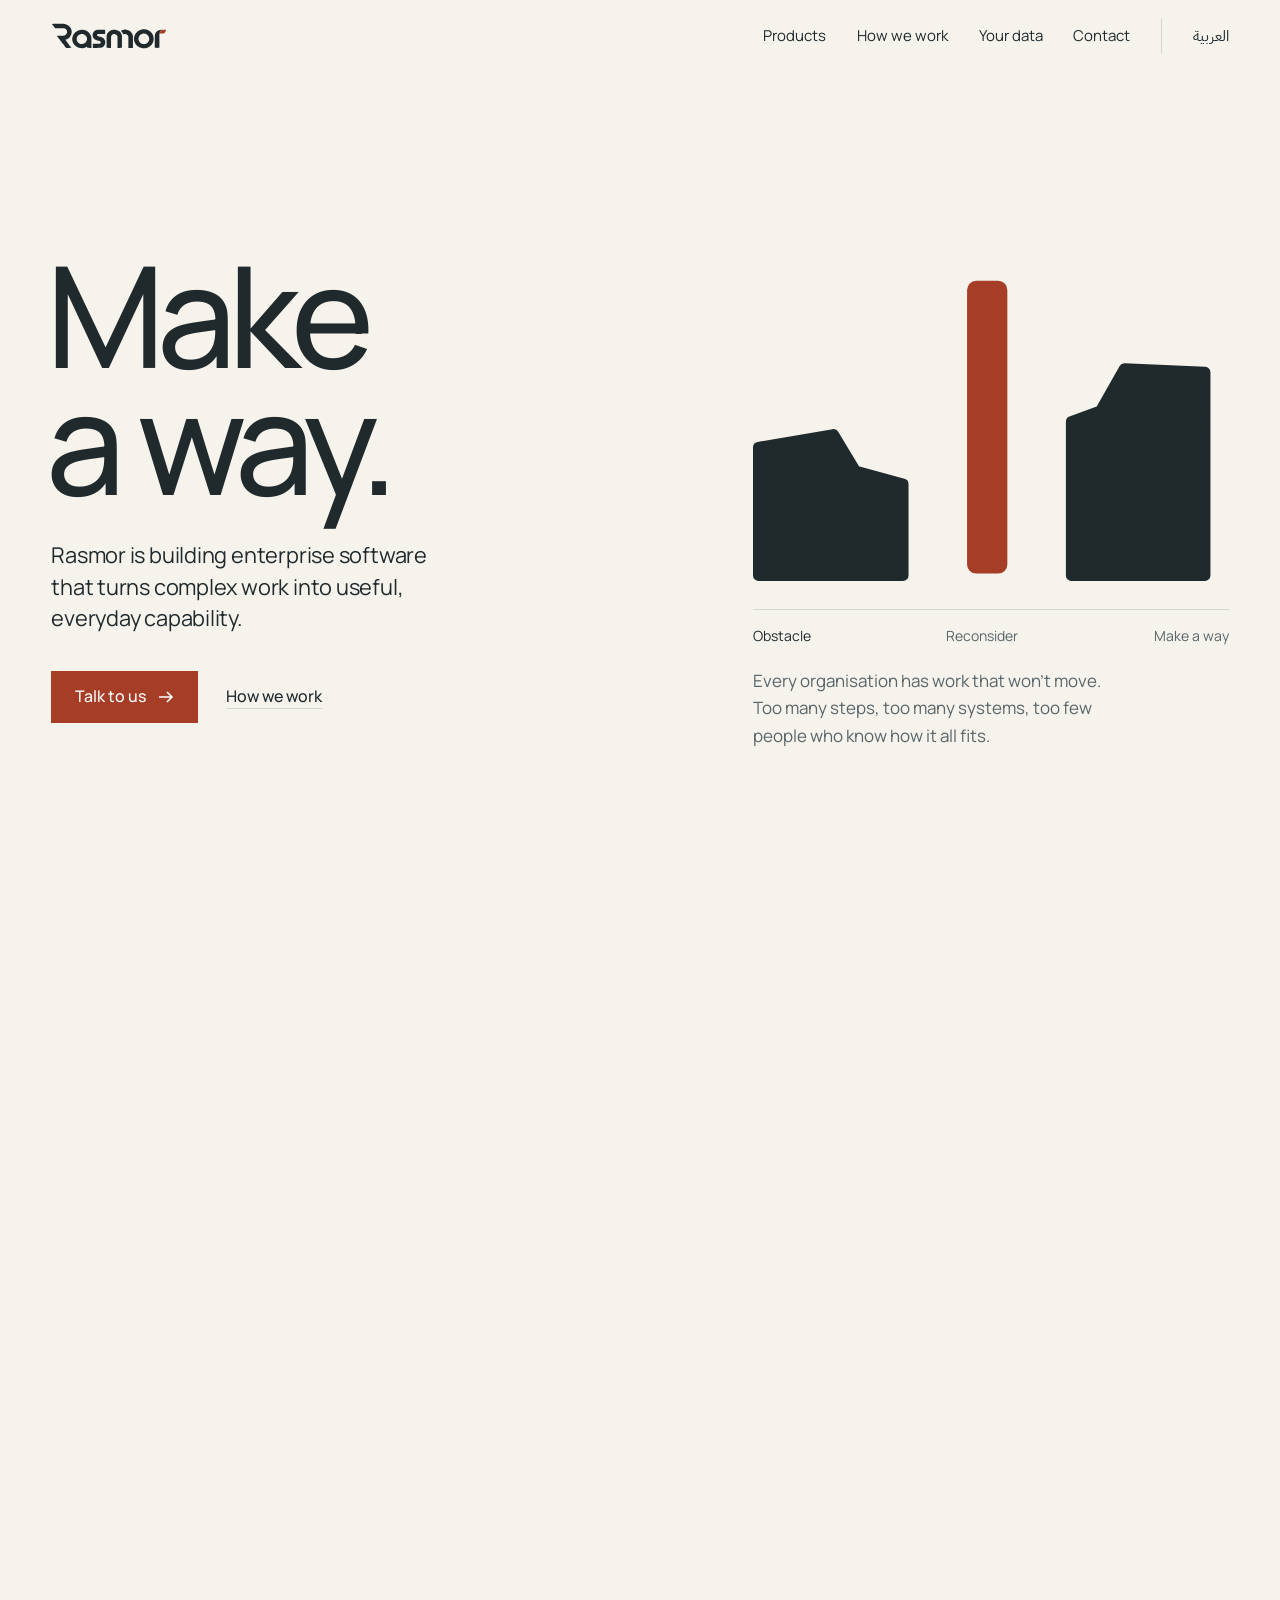
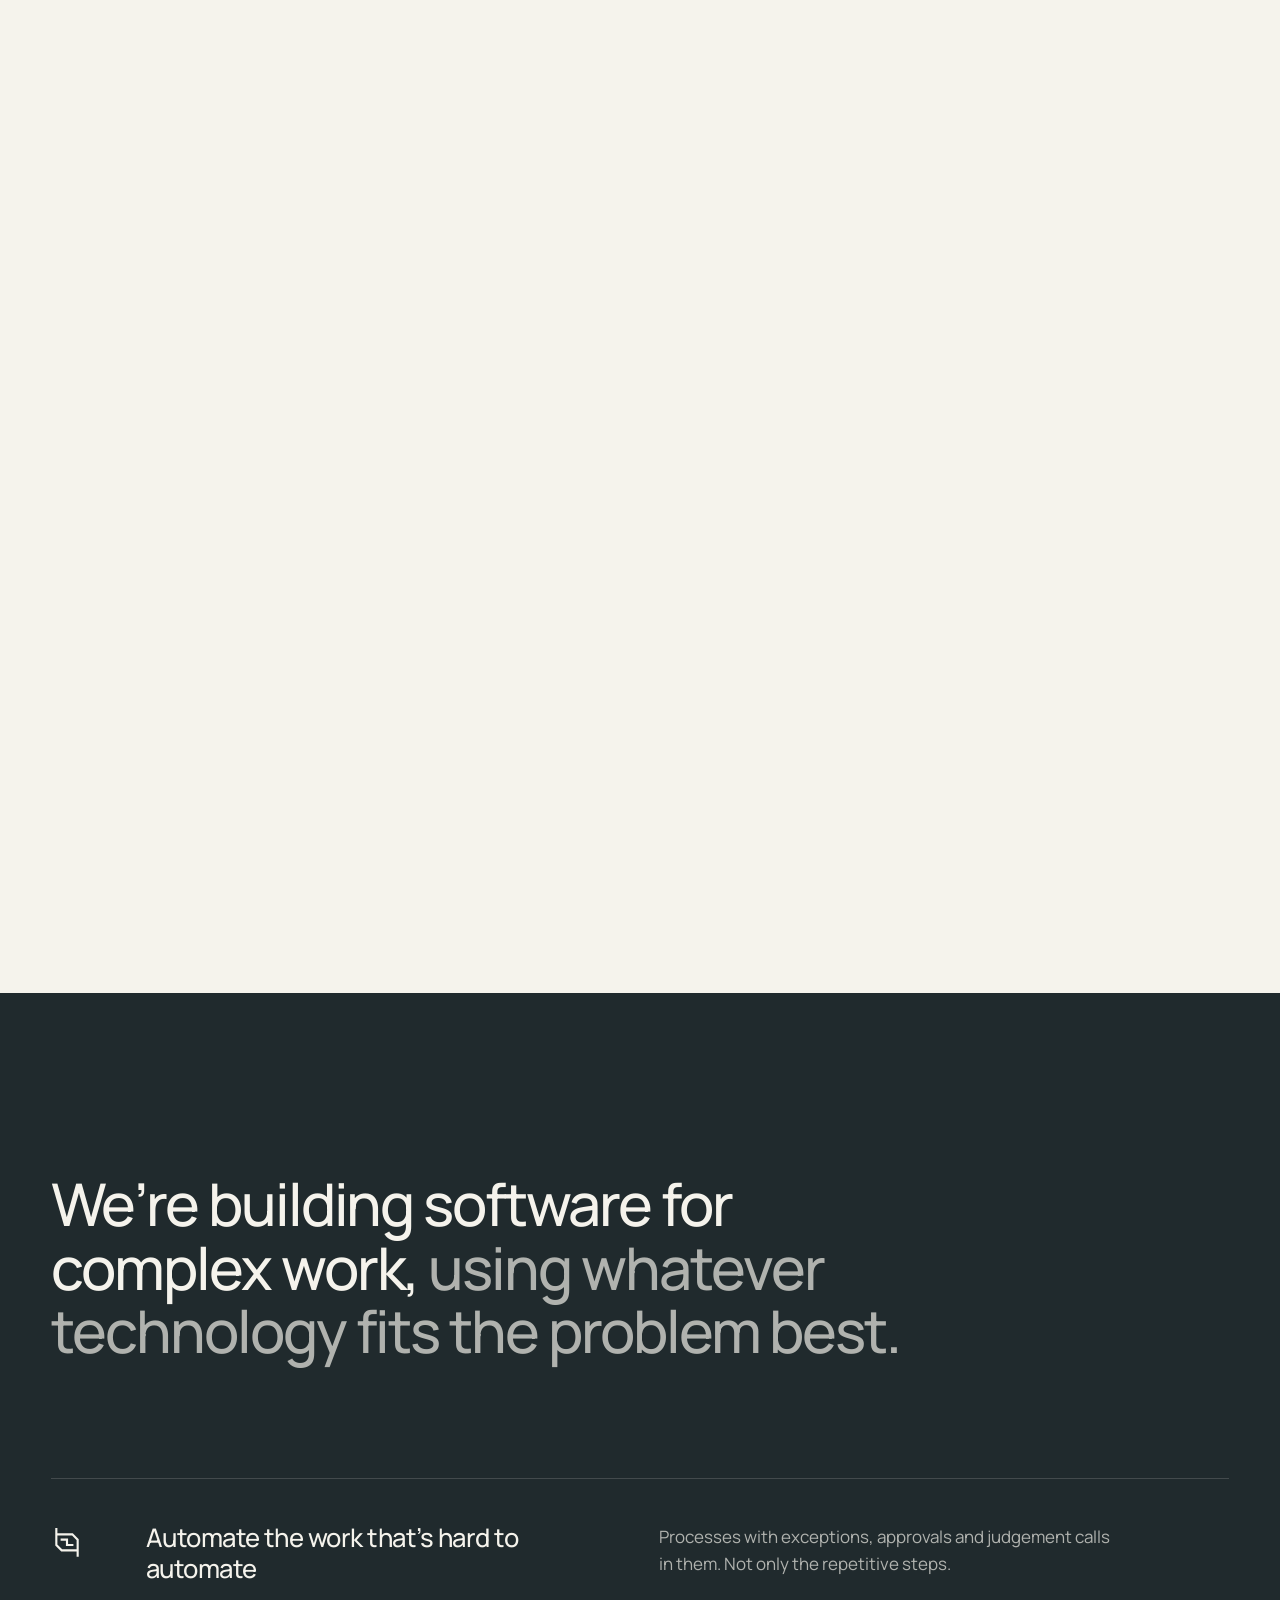
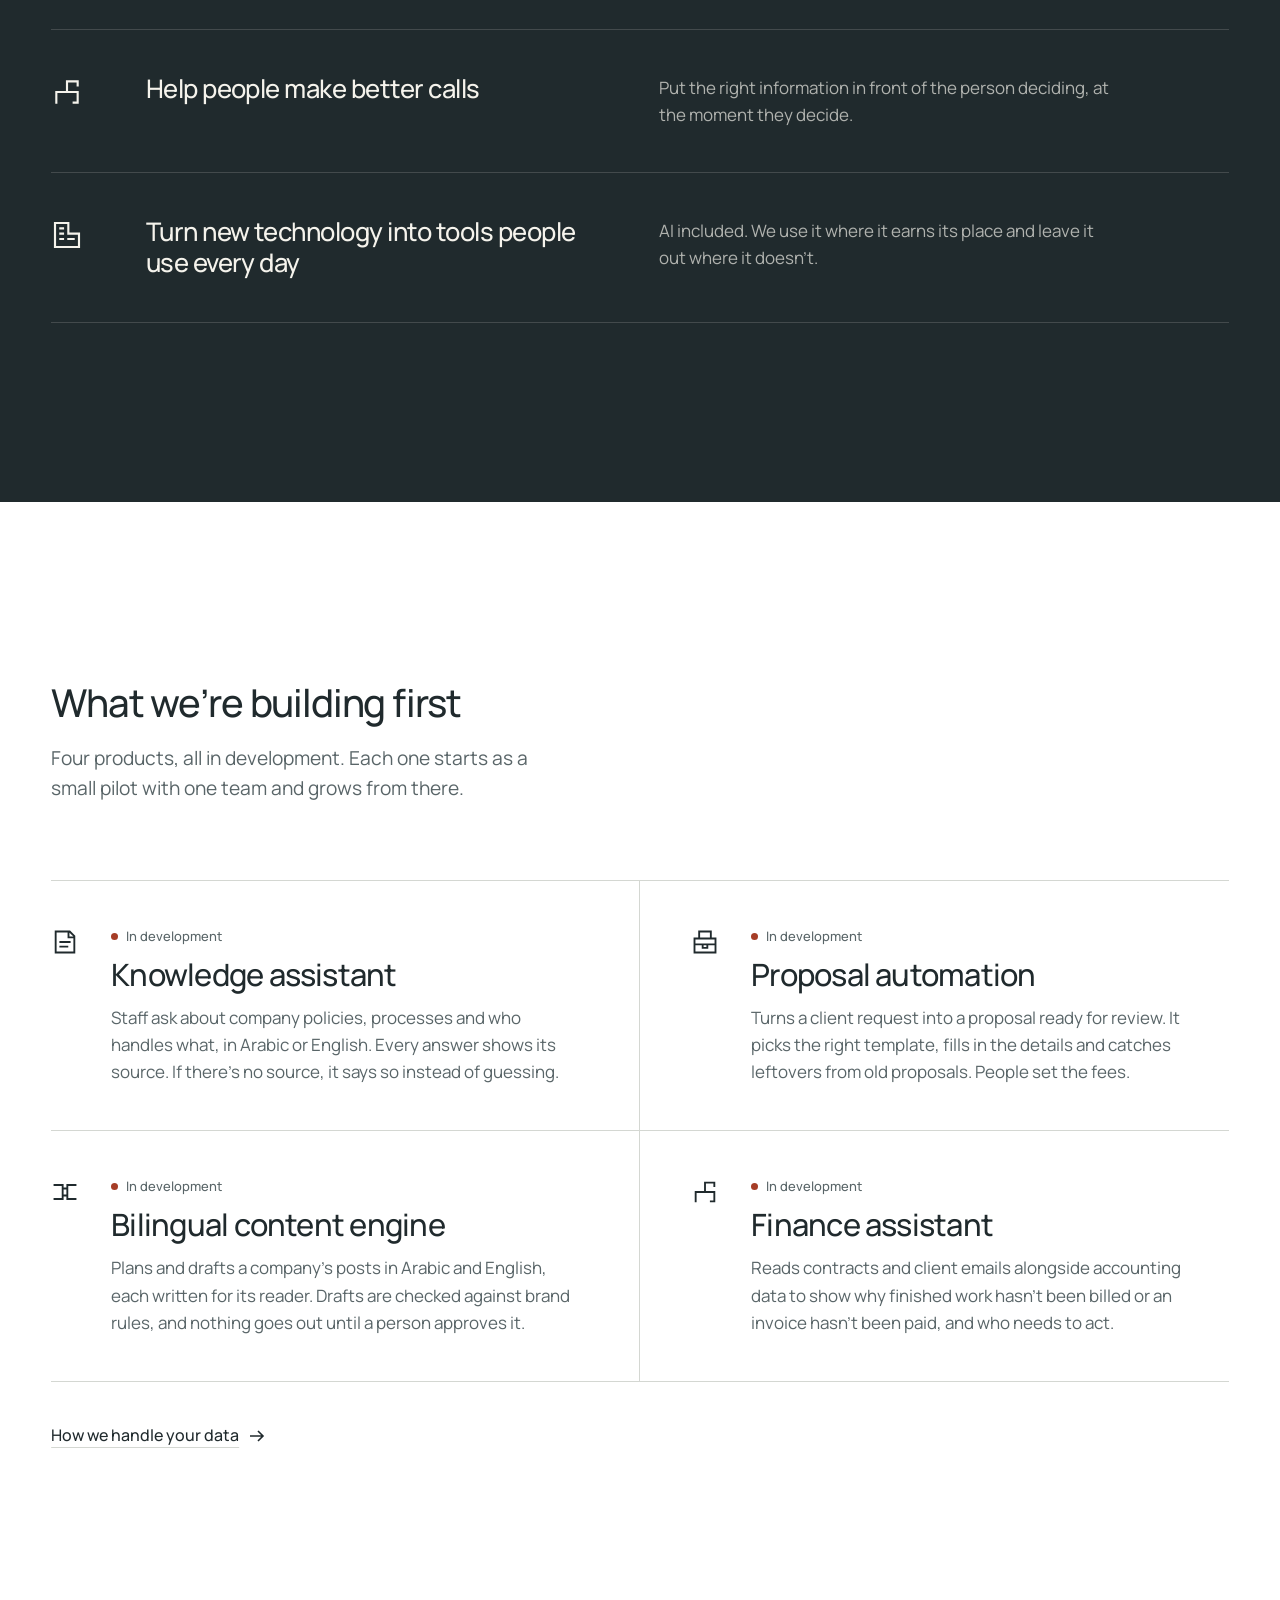
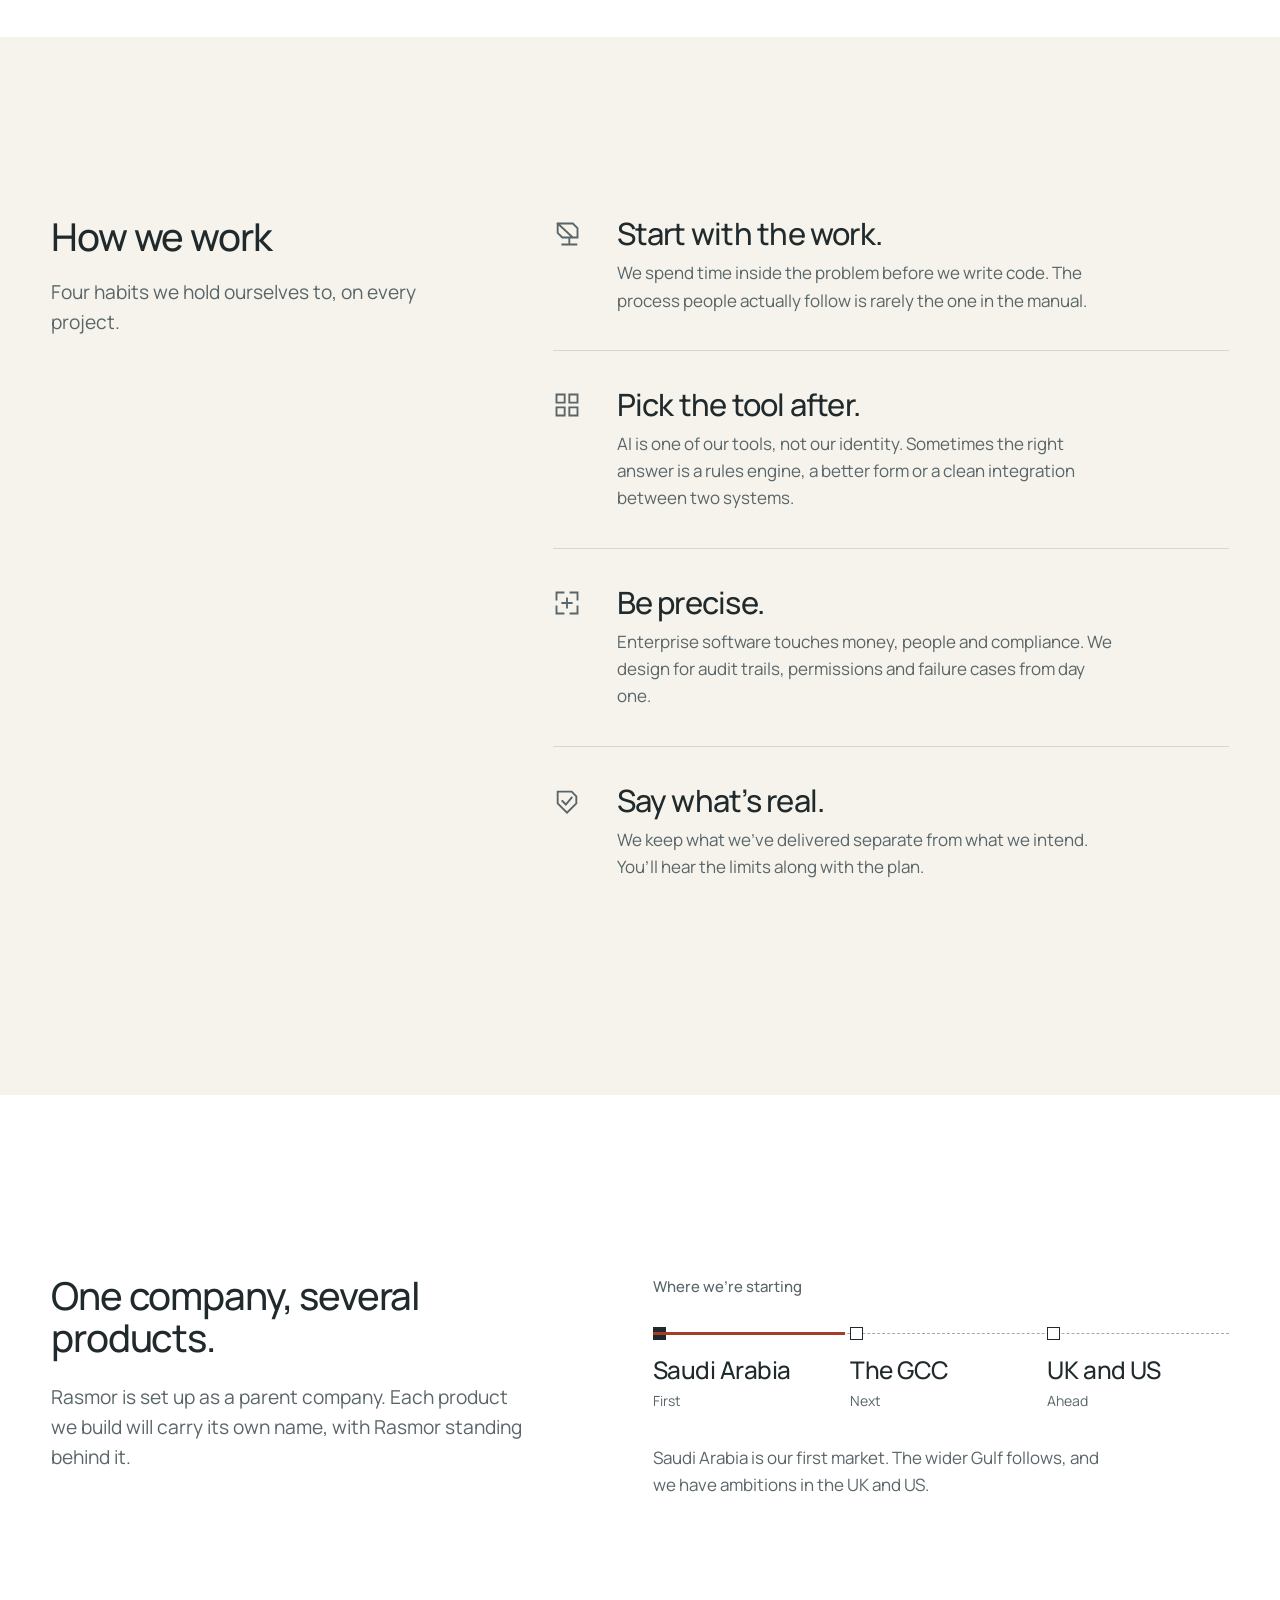
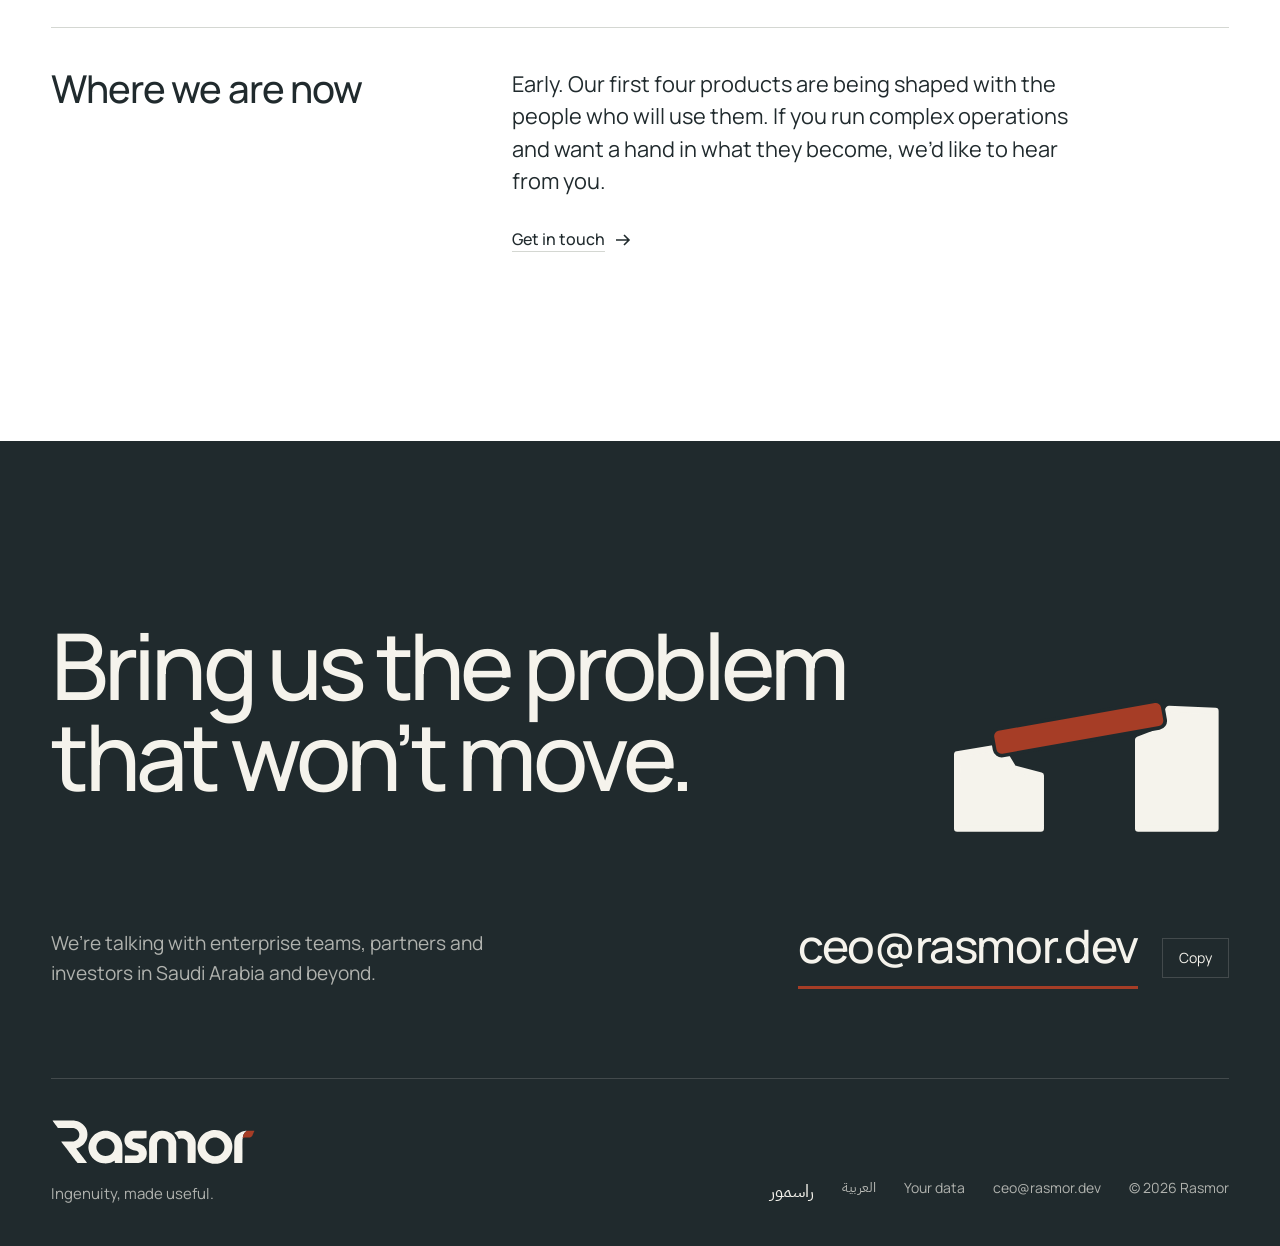
<file: index.html>
<!doctype html>
<html lang="en" dir="ltr">
<head>
  <meta charset="utf-8">
  <meta name="viewport" content="width=device-width, initial-scale=1">
  <title>Rasmor | Make a way.</title>
  <meta name="description" content="Rasmor is building enterprise software that turns complex work into useful, everyday capability. Starting in Saudi Arabia.">
  <link rel="canonical" href="https://rasmor.dev/">
  <link rel="alternate" hreflang="en" href="https://rasmor.dev/">
  <link rel="alternate" hreflang="ar" href="https://rasmor.dev/ar/">
  <link rel="alternate" hreflang="x-default" href="https://rasmor.dev/">
  <meta name="theme-color" content="#F5F3EC">
  <link rel="icon" href="/favicon.svg" type="image/svg+xml">
  <link rel="icon" href="/favicon-32.png" sizes="32x32" type="image/png">
  <link rel="apple-touch-icon" href="/apple-touch-icon.png">
  <meta property="og:type" content="website">
  <meta property="og:site_name" content="Rasmor">
  <meta property="og:title" content="Rasmor | Make a way.">
  <meta property="og:description" content="Enterprise software that turns complex work into useful, everyday capability.">
  <meta property="og:url" content="https://rasmor.dev/">
  <meta property="og:image" content="https://rasmor.dev/og.png">
  <meta property="og:image:width" content="1200">
  <meta property="og:image:height" content="630">
  <meta property="og:locale" content="en_GB">
  <meta property="og:locale:alternate" content="ar_SA">
  <meta name="twitter:card" content="summary_large_image">
  <link rel="preload" href="/assets/fonts/manrope.woff" as="font" type="font/woff" crossorigin>
  <link rel="stylesheet" href="/assets/css/site.css">
  <script>
    if (!matchMedia('(prefers-reduced-motion: reduce)').matches) document.documentElement.classList.add('js-story');
  </script>
  <script src="/assets/js/site.js" defer></script>
  <script type="application/ld+json">
    {"@context":"https://schema.org","@type":"Organization","name":"Rasmor","alternateName":"راسمور","url":"https://rasmor.dev/","logo":"https://rasmor.dev/apple-touch-icon.png","email":"ceo@rasmor.dev","slogan":"Make a way."}
  </script>
</head>
<body>
  <svg width="0" height="0" style="position:absolute" aria-hidden="true"><symbol id="wm" viewBox="0 0 850 192"><g transform="scale(.25)"><path fill="currentColor" fill-rule="evenodd" d="M 40 25.953 L 27.500 26.500 27.555 29 C 27.612 31.559, 31.097 36.459, 65.546 82.422 C 75.471 95.665, 89.781 115.331, 97.347 126.124 C 104.913 136.917, 112.241 146.817, 113.632 148.124 L 116.162 150.500 239.570 150.620 C 307.445 150.686, 366.603 151.056, 371.033 151.442 C 393.749 153.424, 421.005 166.694, 438.053 184.072 C 467.560 214.150, 477.721 254.992, 465.461 294.230 C 454.543 329.171, 423.606 359.192, 388 369.398 C 370.747 374.344, 369.675 374.389, 268.232 374.501 C 159.337 374.622, 166.830 373.975, 172.981 382.724 C 178.904 391.148, 197.072 415.132, 206.901 427.500 C 212.145 434.100, 221.431 446.025, 227.535 454 C 237.074 466.462, 252.738 486.712, 278.202 519.500 C 281.620 523.900, 289.577 534.250, 295.886 542.500 C 302.194 550.750, 313.898 566.050, 321.894 576.500 C 329.890 586.950, 346.716 609.161, 359.285 625.857 C 371.854 642.553, 386.068 661.228, 390.873 667.357 C 395.678 673.486, 407.507 689.093, 417.160 702.040 C 426.814 714.987, 436.165 726.802, 437.940 728.296 L 441.168 731.012 519.320 730.756 C 591.950 730.518, 597.496 730.380, 597.800 728.801 C 598.089 727.298, 569.228 687.712, 553.171 667.588 C 550.123 663.767, 536.160 645.535, 522.142 627.071 C 508.124 608.607, 492.356 587.875, 487.102 581 C 481.849 574.125, 470.339 558.994, 461.525 547.376 C 452.711 535.758, 439.742 518.684, 432.706 509.435 C 424.199 498.254, 420.010 491.927, 420.206 490.559 C 420.506 488.461, 424.269 486.891, 439.500 482.507 C 483.176 469.936, 528.589 438.020, 557.422 399.632 C 580.799 368.509, 592.533 341.958, 601.454 300 C 611.161 254.348, 603.058 196.677, 580.986 154.319 C 543.410 82.209, 476.944 37.310, 392.500 26.994 C 377.167 25.121, 369.747 25.047, 214.500 25.222 C 125.400 25.323, 46.875 25.652, 40 25.953 M 2700 181.661 C 2651.967 186.346, 2606.307 201.513, 2568.212 225.437 C 2521.182 254.973, 2479.304 302.297, 2457.814 350.193 C 2446.964 374.376, 2438.135 404.445, 2434.839 428.435 C 2432.421 446.032, 2431.798 485.953, 2433.769 497 C 2434.407 500.575, 2435.402 506.650, 2435.980 510.500 C 2440.023 537.448, 2454.409 576.270, 2470.351 603.254 C 2485.422 628.766, 2512.819 660.651, 2534.527 677.944 C 2577.859 712.462, 2624.798 733.003, 2679 741.166 C 2701.794 744.598, 2746.100 744.590, 2766 741.149 C 2819.988 731.814, 2858.520 715.617, 2900 684.824 C 2978.546 626.514, 3021.778 525.866, 3009.671 429.500 C 3005.101 393.125, 2991.745 352.839, 2974.500 323.416 C 2922.947 235.455, 2825.555 180.328, 2723.181 181.160 C 2712.356 181.248, 2701.925 181.474, 2700 181.661 M 2155 193.981 C 2151.975 194.420, 2145.687 195.279, 2141.026 195.889 C 2116.560 199.096, 2090.201 207.265, 2064.203 219.698 C 2045.683 228.554, 2045.527 228.984, 2057.250 238.828 C 2082.507 260.035, 2101.883 287.532, 2114.501 320.075 C 2116.511 325.259, 2119.015 330.382, 2120.065 331.460 C 2122.214 333.665, 2121.900 333.723, 2138.500 328.019 C 2194.945 308.623, 2255.341 340.072, 2267.750 395.322 C 2269.203 401.794, 2269.334 418.544, 2269.076 565.574 C 2268.811 717.043, 2268.910 728.767, 2270.467 730.324 C 2272.741 732.598, 2399.979 732.936, 2401.857 730.672 C 2403.375 728.843, 2403.649 399.793, 2402.142 388.912 C 2399.332 368.633, 2396.547 356.705, 2390.068 337.204 C 2365.133 262.152, 2292.312 205.706, 2207 195.305 C 2192.657 193.556, 2163.114 192.804, 2155 193.981 M 1829 195.503 C 1761.335 202.317, 1700.144 236.417, 1665.159 286.807 C 1654.391 302.316, 1640.387 334.053, 1635.377 354.305 C 1629.127 379.562, 1628.996 384.121, 1629.332 564.348 C 1629.579 696.944, 1629.884 728.155, 1630.941 729.429 C 1632.815 731.687, 1755.478 731.833, 1758.559 729.581 C 1760.463 728.189, 1760.511 725.019, 1761.053 564.331 C 1761.652 386.757, 1761.377 395.271, 1766.975 381 C 1775.622 358.952, 1790.182 342.880, 1810.950 332.457 C 1864.155 305.755, 1928.462 333.655, 1945.889 391 L 1948.472 399.500 1948.986 564.287 C 1949.438 709.300, 1949.680 729.187, 1951 730.021 C 1951.903 730.592, 1977.247 730.975, 2014.679 730.985 C 2070.371 730.998, 2077.024 730.833, 2078.458 729.399 C 2079.916 727.941, 2080.028 712.327, 2079.714 554.149 L 2079.369 380.500 2076.793 367.972 C 2066.221 316.561, 2039.573 272.878, 2001.511 244.567 C 1951.872 207.644, 1888.218 189.540, 1829 195.503 M 883.500 196.092 C 865.508 197.553, 837.139 203.393, 818.500 209.473 C 731.272 237.926, 663.867 304.688, 634.858 391.361 C 623.754 424.538, 618.015 470.973, 621.987 495.500 C 622.521 498.800, 623.624 506.225, 624.437 512 C 630.791 557.123, 650.830 600.577, 682.542 638 C 730.008 694.015, 793.411 727.913, 867.199 736.725 C 897.838 740.384, 937.789 738.608, 963.483 732.445 C 991.703 725.676, 1026.075 711.694, 1046.222 698.789 C 1050.470 696.069, 1054.745 693.995, 1055.722 694.181 C 1057.756 694.568, 1058.661 701.457, 1058.876 718.179 C 1058.970 725.520, 1059.379 728.237, 1060.571 729.429 C 1062.828 731.685, 1180.481 731.831, 1183.559 729.581 C 1185.461 728.190, 1185.505 725.476, 1185.772 592.831 C 1186.099 429.970, 1186.408 435.574, 1174.531 389.500 C 1150.491 296.245, 1072.557 224.331, 972 202.614 C 938.510 195.382, 914.258 193.594, 883.500 196.092 M 1363.500 196.702 C 1333.962 200.660, 1306.032 210.364, 1285.500 223.800 C 1275.812 230.140, 1254.832 251.417, 1247.339 262.500 C 1197.299 336.521, 1215.364 434.345, 1288 482.680 C 1306.180 494.777, 1331.481 506.008, 1357.500 513.530 C 1362.450 514.960, 1371.900 517.732, 1378.500 519.689 C 1385.100 521.646, 1391.850 523.593, 1393.500 524.017 C 1427.272 532.689, 1436.816 536.331, 1444.967 543.661 C 1462.969 559.846, 1462.266 587.171, 1443.527 599.613 C 1432.146 607.170, 1435.417 606.964, 1326.750 606.983 C 1231.345 607, 1229.972 607.028, 1228 609 C 1226.046 610.954, 1226 612.333, 1226 668.777 C 1226 719.489, 1226.191 726.827, 1227.559 728.781 L 1229.118 731.007 1335.809 730.520 C 1421.075 730.131, 1444.324 729.749, 1451.584 728.616 C 1514.601 718.779, 1564.141 678.160, 1582.834 621 C 1599.553 569.878, 1591.782 517.518, 1561.479 477.111 C 1535.364 442.288, 1501.892 422.027, 1445 406.604 C 1439.775 405.187, 1428.750 402.200, 1420.500 399.966 C 1371.573 386.716, 1358.733 380.396, 1352.329 366.408 C 1344.360 349, 1352.532 331.223, 1371.855 323.936 C 1377.490 321.811, 1377.678 321.808, 1480.628 321.954 C 1574.539 322.088, 1583.901 321.957, 1585.378 320.479 C 1586.838 319.019, 1587 312.835, 1587 258.464 C 1587 199.778, 1586.945 198.041, 1585.066 197.035 C 1583.217 196.046, 1370.778 195.726, 1363.500 196.702 M 3217 199.503 C 3199.798 202.230, 3181.156 206.997, 3168 212.033 C 3164.975 213.191, 3160.925 214.732, 3159 215.458 C 3119.532 230.337, 3080.316 265.692, 3062.452 302.500 C 3053.195 321.574, 3045.776 346.677, 3043.982 365 C 3042.646 378.640, 3042.697 726.565, 3044.035 729.066 C 3045.686 732.150, 3173.913 732.087, 3177 729 C 3178.986 727.014, 3179 725.667, 3179 533.549 C 3179 332.924, 3178.979 333.982, 3183.115 325.806 C 3184.648 322.774, 3184.873 320.800, 3184.368 314.806 C 3183.880 309.018, 3184.193 305.928, 3185.876 299.936 C 3187.044 295.776, 3188.010 290.376, 3188.022 287.936 C 3188.034 285.496, 3188.934 281.538, 3190.022 279.141 C 3191.110 276.743, 3192.015 273.818, 3192.034 272.641 C 3192.053 271.463, 3192.937 268.700, 3194 266.500 C 3195.063 264.300, 3195.947 262.021, 3195.966 261.436 C 3196.032 259.355, 3206.161 240.393, 3210.621 234 C 3217.781 223.738, 3229.391 211.560, 3236.228 207.142 C 3244.488 201.803, 3248 199.053, 3248 197.924 C 3248 196.309, 3232.006 197.124, 3217 199.503 M 2702 308.511 C 2620.724 320.859, 2564.178 385.154, 2564.029 465.385 C 2563.953 506.600, 2579.572 542.940, 2610.497 573.500 C 2674.627 636.873, 2784.194 631.801, 2843.570 562.712 C 2857.609 546.377, 2867.185 530.116, 2872.844 513 C 2882.779 482.957, 2882.713 443.832, 2872.680 414.490 C 2848.632 344.167, 2773.671 297.621, 2702 308.511 M 887.764 322.580 C 828.546 329.389, 778.692 369.198, 760.127 424.500 C 742.886 475.860, 756.354 531.222, 795.612 570.365 C 859.397 633.964, 967.914 628.849, 1023.599 559.619 C 1046.490 531.161, 1055.530 505.734, 1055.464 470 C 1055.384 427.542, 1041.952 395.492, 1011.653 365.464 C 977.226 331.345, 935.914 317.045, 887.764 322.580"/><path fill="#A63D26" fill-rule="evenodd" d="M 3261.500 195.897 C 3246.787 197.376, 3224.220 214.008, 3212.341 232.126 C 3210.403 235.082, 3208.235 238.175, 3207.524 239 C 3206.813 239.825, 3204.244 244.325, 3201.816 249 C 3197.817 256.698, 3196.362 260.169, 3193.220 269.500 C 3192.664 271.150, 3191.439 274.750, 3190.497 277.500 C 3189.555 280.250, 3188.420 285.875, 3187.976 290 C 3187.532 294.125, 3186.456 299.469, 3185.584 301.876 C 3183.486 307.670, 3183.500 315.340, 3185.612 317.093 C 3186.987 318.234, 3188.125 317.976, 3193.362 315.338 C 3205.776 309.084, 3205.313 309.134, 3255 308.749 C 3299.400 308.405, 3300.613 308.343, 3305.195 306.198 C 3307.777 304.989, 3310.213 304, 3310.607 304 C 3312.862 304, 3327.281 294.296, 3331.716 289.795 C 3336.287 285.155, 3344 274.021, 3344 272.061 C 3344 271.195, 3355.582 245.113, 3362.060 231.390 C 3363.127 229.130, 3364 226.983, 3364 226.620 C 3364 225.929, 3370.635 211.524, 3374.273 204.318 C 3375.975 200.946, 3376.172 199.674, 3375.293 197.744 L 3374.203 195.350 3320.851 195.322 C 3291.508 195.306, 3264.800 195.565, 3261.500 195.897"/></g></symbol></svg>
  <a class="skip" href="#main">Skip to content</a>

  <header class="site-header">
    <div class="wrap">
      <a class="brand" href="/" aria-label="Rasmor, home">
        <svg class="wordmark" viewBox="0 0 850 192" aria-hidden="true"><use href="#wm"/></svg>
      </a>
      <nav class="nav" aria-label="Main">
        <a class="hide-sm" href="#products">Products</a>
        <a class="hide-sm" href="#approach">How we work</a>
        <a class="hide-sm" href="/data/">Your data</a>
        <a href="#contact">Contact</a>
        <a class="lang" href="/ar/" hreflang="ar" lang="ar">العربية</a>
      </nav>
    </div>
  </header>

  <main id="main">
    <section class="story" data-story aria-labelledby="hero-title">
      <div class="story__stage">
        <div class="wrap grid">
          <div class="hero-copy">
            <h1 class="hero-title" id="hero-title">Make<br>a way.</h1>
            <p class="hero-lede">Rasmor is building enterprise software that turns complex work into useful, everyday capability.</p>
            <div class="actions">
              <a class="btn" href="#contact">Talk to us
                <svg width="16" height="16" viewBox="0 0 16 16" aria-hidden="true"><path d="M1 8h13M9 3l5 5-5 5" fill="none" stroke="currentColor" stroke-width="1.6"/></svg>
              </a>
              <a class="link" href="#approach">How we work</a>
            </div>
          </div>

          <div class="hero-track" data-track>
          <figure class="hero-figure" data-pin>
            <svg class="mark" viewBox="0 0 260 200" role="img" aria-labelledby="mark-title">
              <title id="mark-title">A segment that blocks a gap turns and becomes the bridge across it.</title>
              <path class="arc" data-arc d="M140 30 A 96 96 0 0 1 214 80"/>
              <path class="pier" d="M3 197V127L44 120L56 140L82 147V197Z"/>
              <path class="pier" d="M174 197V113L190 107L203 84L247 86V197Z"/>
              <g class="bar" data-bar transform="translate(117.85 102.4) rotate(-10.04)">
                <rect x="-80" y="-11" width="160" height="22" rx="5"/>
              </g>
            </svg>
            <figcaption>
              <div class="steps">
                <span class="steps__fill" data-fill aria-hidden="true"></span>
                <ol>
                  <li data-step>Obstacle</li>
                  <li data-step>Reconsider</li>
                  <li data-step>Make a way</li>
                </ol>
              </div>
              <div class="captions" aria-live="polite">
                <p data-caption>Every organisation has work that won’t move. Too many steps, too many systems, too few people who know how it all fits.</p>
                <p data-caption>So we look at the problem from another angle before we choose a tool.</p>
                <p data-caption>The piece that stood in the way becomes the way across.</p>
              </div>
            </figcaption>
          </figure>
          </div>
        </div>
      </div>
    </section>

    <section class="section section--ink" id="work" aria-labelledby="work-title">
      <div class="wrap grid">
        <h2 class="statement" id="work-title" data-reveal>We’re building software for complex work, <em>using whatever technology fits the problem best.</em></h2>

        <div class="rows">
          <article class="row" data-reveal>
            <svg class="icon" viewBox="0 0 24 24" aria-hidden="true"><path d="M4 7H16L20 11V19H8L4 15ZM4 7V3M20 19V23M8 11H12V15H16"/></svg>
            <h3>Automate the work that’s hard to automate</h3>
            <p>Processes with exceptions, approvals and judgement calls in them. Not only the repetitive steps.</p>
          </article>
          <article class="row" data-reveal>
            <svg class="icon" viewBox="0 0 24 24" aria-hidden="true"><path d="M4 20V12H12V4H20M12 12H20V20M17 4H20V7M17 20H20V17"/></svg>
            <h3>Help people make better calls</h3>
            <p>Put the right information in front of the person deciding, at the moment they decide.</p>
          </article>
          <article class="row" data-reveal>
            <svg class="icon" viewBox="0 0 24 24" aria-hidden="true"><path d="M3 21V3H13V11H21V21ZM7 7H9M7 11H9M7 15H9M13 15H17"/></svg>
            <h3>Turn new technology into tools people use every day</h3>
            <p>AI included. We use it where it earns its place and leave it out where it doesn’t.</p>
          </article>
        </div>
      </div>
    </section>

    <section class="section section--white" id="products" aria-labelledby="products-title">
      <div class="wrap grid">
        <div class="products-head" data-reveal>
          <h2 class="h2" id="products-title">What we’re building first</h2>
          <p class="lead">Four products, all in development. Each one starts as a small pilot with one team and grows from there.</p>
        </div>

        <div class="products">
          <article class="product" data-reveal>
            <svg class="icon" viewBox="0 0 24 24" aria-hidden="true"><path d="M4 3H16L20 7V21H4ZM15 3V8H20M8 12H16M8 16H14"/></svg>
            <p class="tag">In development</p>
            <h3>Knowledge assistant</h3>
            <p>Staff ask about company policies, processes and who handles what, in Arabic or English. Every answer shows its source. If there’s no source, it says so instead of guessing.</p>
          </article>
          <article class="product" data-reveal>
            <svg class="icon" viewBox="0 0 24 24" aria-hidden="true"><path d="M3 9H21V21H3ZM7 9V3H17V9M3 14H21M10 14V17H14V14"/></svg>
            <p class="tag">In development</p>
            <h3>Proposal automation</h3>
            <p>Turns a client request into a proposal ready for review. It picks the right template, fills in the details and catches leftovers from old proposals. People set the fees.</p>
          </article>
          <article class="product" data-reveal>
            <svg class="icon" viewBox="0 0 24 24" aria-hidden="true"><path d="M3 6H10V18H3M21 6H14V18H21M10 9H14M10 15H14"/></svg>
            <p class="tag">In development</p>
            <h3>Bilingual content engine</h3>
            <p>Plans and drafts a company’s posts in Arabic and English, each written for its reader. Drafts are checked against brand rules, and nothing goes out until a person approves it.</p>
          </article>
          <article class="product" data-reveal>
            <svg class="icon" viewBox="0 0 24 24" aria-hidden="true"><path d="M4 20V12H12V4H20M12 12H20V20M17 4H20V7M17 20H20V17"/></svg>
            <p class="tag">In development</p>
            <h3>Finance assistant</h3>
            <p>Reads contracts and client emails alongside accounting data to show why finished work hasn’t been billed or an invoice hasn’t been paid, and who needs to act.</p>
          </article>
        </div>

        <p class="products-foot" data-reveal>
          <a class="link" href="/data/">How we handle your data
            <svg width="16" height="16" viewBox="0 0 16 16" aria-hidden="true"><path d="M1 8h13M9 3l5 5-5 5" fill="none" stroke="currentColor" stroke-width="1.6"/></svg>
          </a>
        </p>
      </div>
    </section>

    <section class="section" id="approach" aria-labelledby="approach-title">
      <div class="wrap grid">
        <div class="approach-head">
          <h2 class="h2" id="approach-title">How we work</h2>
          <p class="lead">Four habits we hold ourselves to, on every project.</p>
        </div>
        <div class="principles">
          <article class="principle" data-reveal>
            <svg class="icon" viewBox="0 0 24 24" aria-hidden="true"><path d="M4 3H17L21 7V15H8L4 11ZM4 3L17 15M8 21H20M14 15V21"/></svg>
            <h3>Start with the work.</h3>
            <p>We spend time inside the problem before we write code. The process people actually follow is rarely the one in the manual.</p>
          </article>
          <article class="principle" data-reveal>
            <svg class="icon" viewBox="0 0 24 24" aria-hidden="true"><path d="M3 3H10V10H3ZM14 14H21V21H14ZM14 3H21V10H14ZM3 14H10V21H3Z"/></svg>
            <h3>Pick the tool after.</h3>
            <p>AI is one of our tools, not our identity. Sometimes the right answer is a rules engine, a better form or a clean integration between two systems.</p>
          </article>
          <article class="principle" data-reveal>
            <svg class="icon" viewBox="0 0 24 24" aria-hidden="true"><path d="M3 9V3H9M15 3H21V9M21 15V21H15M9 21H3V15M8 12H16M12 8V16"/></svg>
            <h3>Be precise.</h3>
            <p>Enterprise software touches money, people and compliance. We design for audit trails, permissions and failure cases from day one.</p>
          </article>
          <article class="principle" data-reveal>
            <svg class="icon" viewBox="0 0 24 24" aria-hidden="true"><path d="M4 4H16L20 8V14L12 22L4 14ZM8 12L11 15L16 9"/></svg>
            <h3>Say what’s real.</h3>
            <p>We keep what we’ve delivered separate from what we intend. You’ll hear the limits along with the plan.</p>
          </article>
        </div>
      </div>
    </section>

    <section class="section section--white" id="company" aria-labelledby="company-title">
      <div class="wrap grid">
        <div class="company-copy" data-reveal>
          <h2 class="h2" id="company-title">One company, several products.</h2>
          <p class="lead">Rasmor is set up as a parent company. Each product we build will carry its own name, with Rasmor standing behind it.</p>
        </div>

        <div class="route-wrap" data-reveal>
          <h3>Where we’re starting</h3>
          <ol class="route">
            <li><strong>Saudi Arabia</strong><span>First</span></li>
            <li><strong>The GCC</strong><span>Next</span></li>
            <li><strong>UK and US</strong><span>Ahead</span></li>
          </ol>
          <p class="route-note">Saudi Arabia is our first market. The wider Gulf follows, and we have ambitions in the UK and US.</p>
        </div>

        <div class="now" data-reveal>
          <h3 class="h2">Where we are now</h3>
          <div>
            <p>Early. Our first four products are being shaped with the people who will use them. If you run complex operations and want a hand in what they become, we’d like to hear from you.</p>
            <a class="link" href="#contact">Get in touch
              <svg width="16" height="16" viewBox="0 0 16 16" aria-hidden="true"><path d="M1 8h13M9 3l5 5-5 5" fill="none" stroke="currentColor" stroke-width="1.6"/></svg>
            </a>
          </div>
        </div>
      </div>
    </section>

    <section class="section section--ink contact" id="contact" aria-labelledby="contact-title">
      <div class="wrap grid">
        <h2 class="h-xl" id="contact-title" data-reveal>Bring us the problem that won’t move.</h2>
        <div class="contact-mark" data-reveal aria-hidden="true">
          <svg class="mark" viewBox="0 0 260 200">
            <path class="pier" d="M3 197V127L44 120L56 140L82 147V197Z"/>
            <path class="pier" d="M174 197V113L190 107L203 84L247 86V197Z"/>
            <g class="bar" transform="translate(117.85 102.4) rotate(-10.04)"><rect x="-80" y="-11" width="160" height="22" rx="5"/></g>
          </svg>
        </div>
        <div class="contact-body" data-reveal>
          <p class="lead">We’re talking with enterprise teams, partners and investors in Saudi Arabia and beyond.</p>
          <div class="email-row">
            <a class="email" href="mailto:ceo@rasmor.dev">ceo@rasmor.dev</a>
            <button class="copy" type="button" data-copy="ceo@rasmor.dev" data-copied="Copied">Copy</button>
          </div>
        </div>
      </div>
    </section>
  </main>

  <footer class="site-footer">
    <div class="wrap">
      <div class="inner">
        <div>
          <svg class="wordmark" viewBox="0 0 850 192" role="img" aria-label="Rasmor"><use href="#wm"/></svg>
          <p class="tagline">Ingenuity, made useful.</p>
        </div>
        <div class="meta">
          <span class="ar-name" lang="ar">راسمور</span>
          <a href="/ar/" hreflang="ar" lang="ar">العربية</a>
          <a href="/data/">Your data</a>
          <a href="mailto:ceo@rasmor.dev">ceo@rasmor.dev</a>
          <span>© 2026 Rasmor</span>
        </div>
      </div>
    </div>
  </footer>
</body>
</html>
</file>
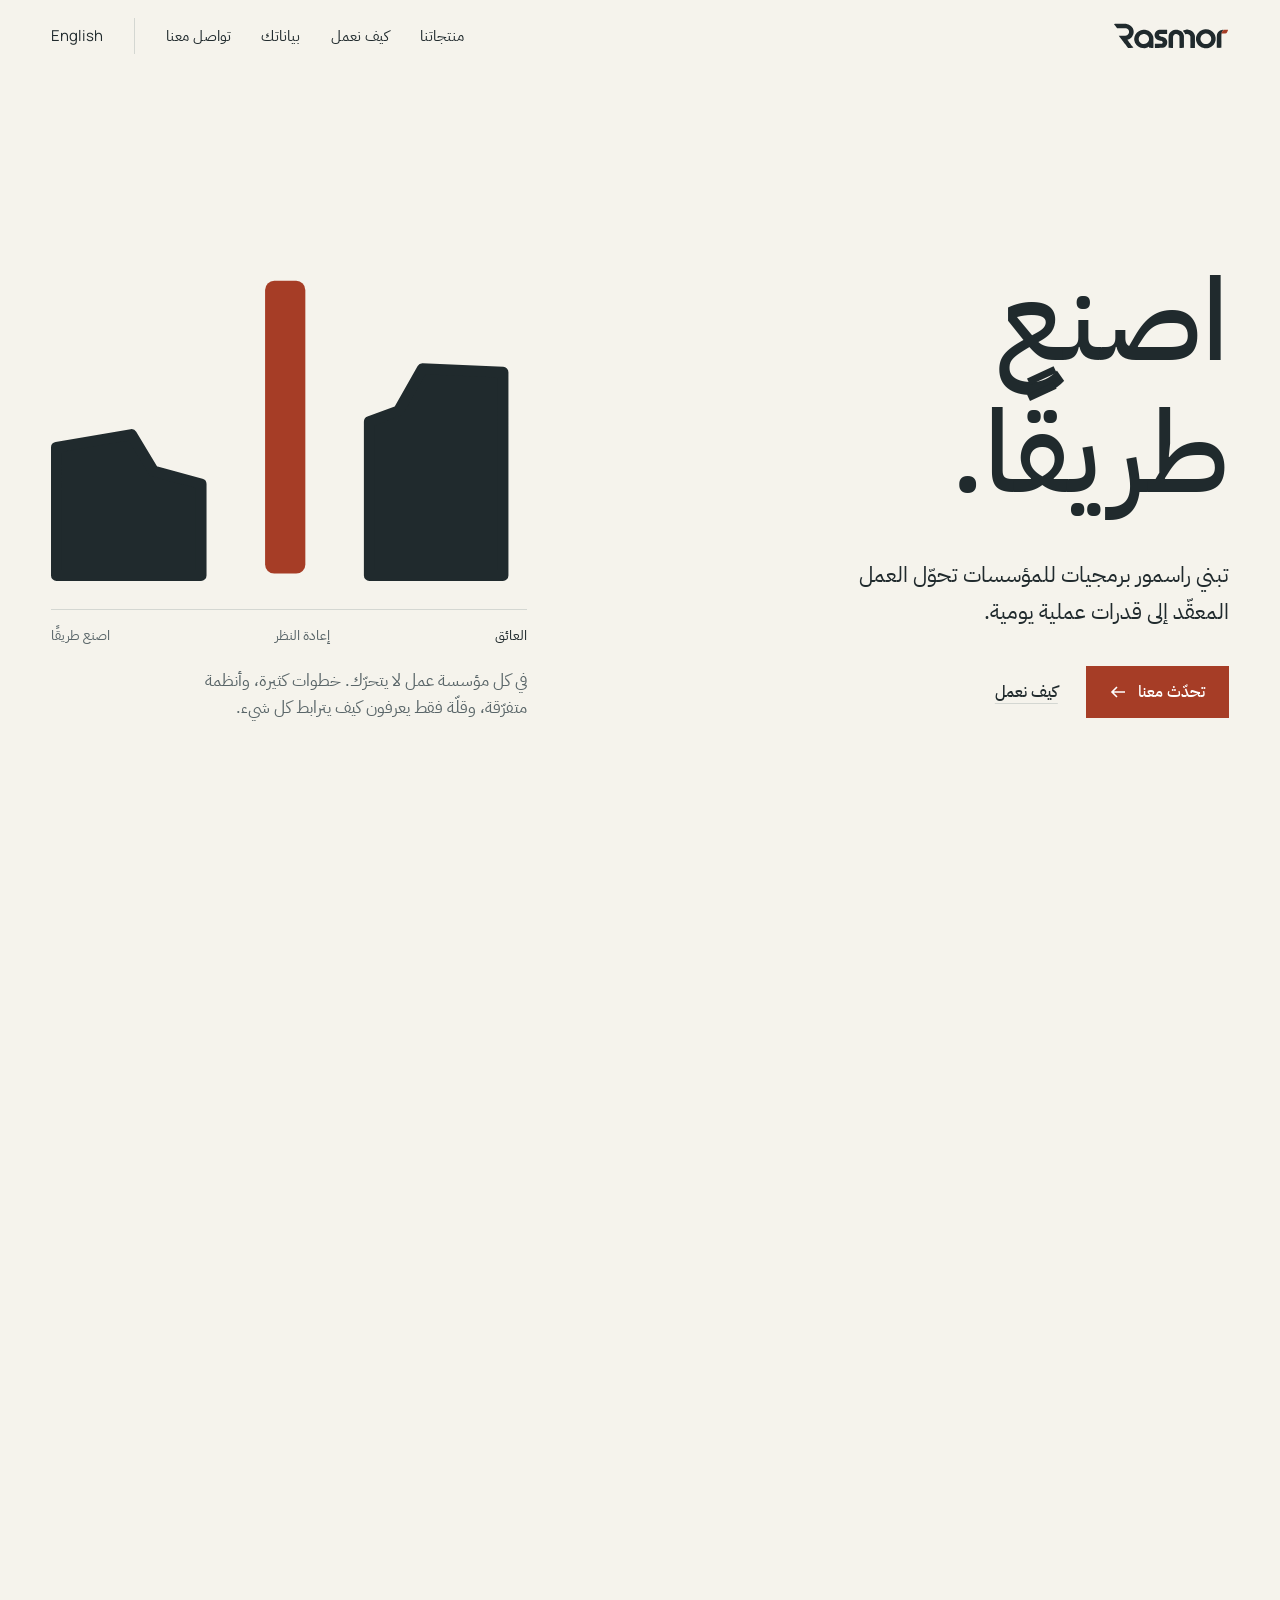
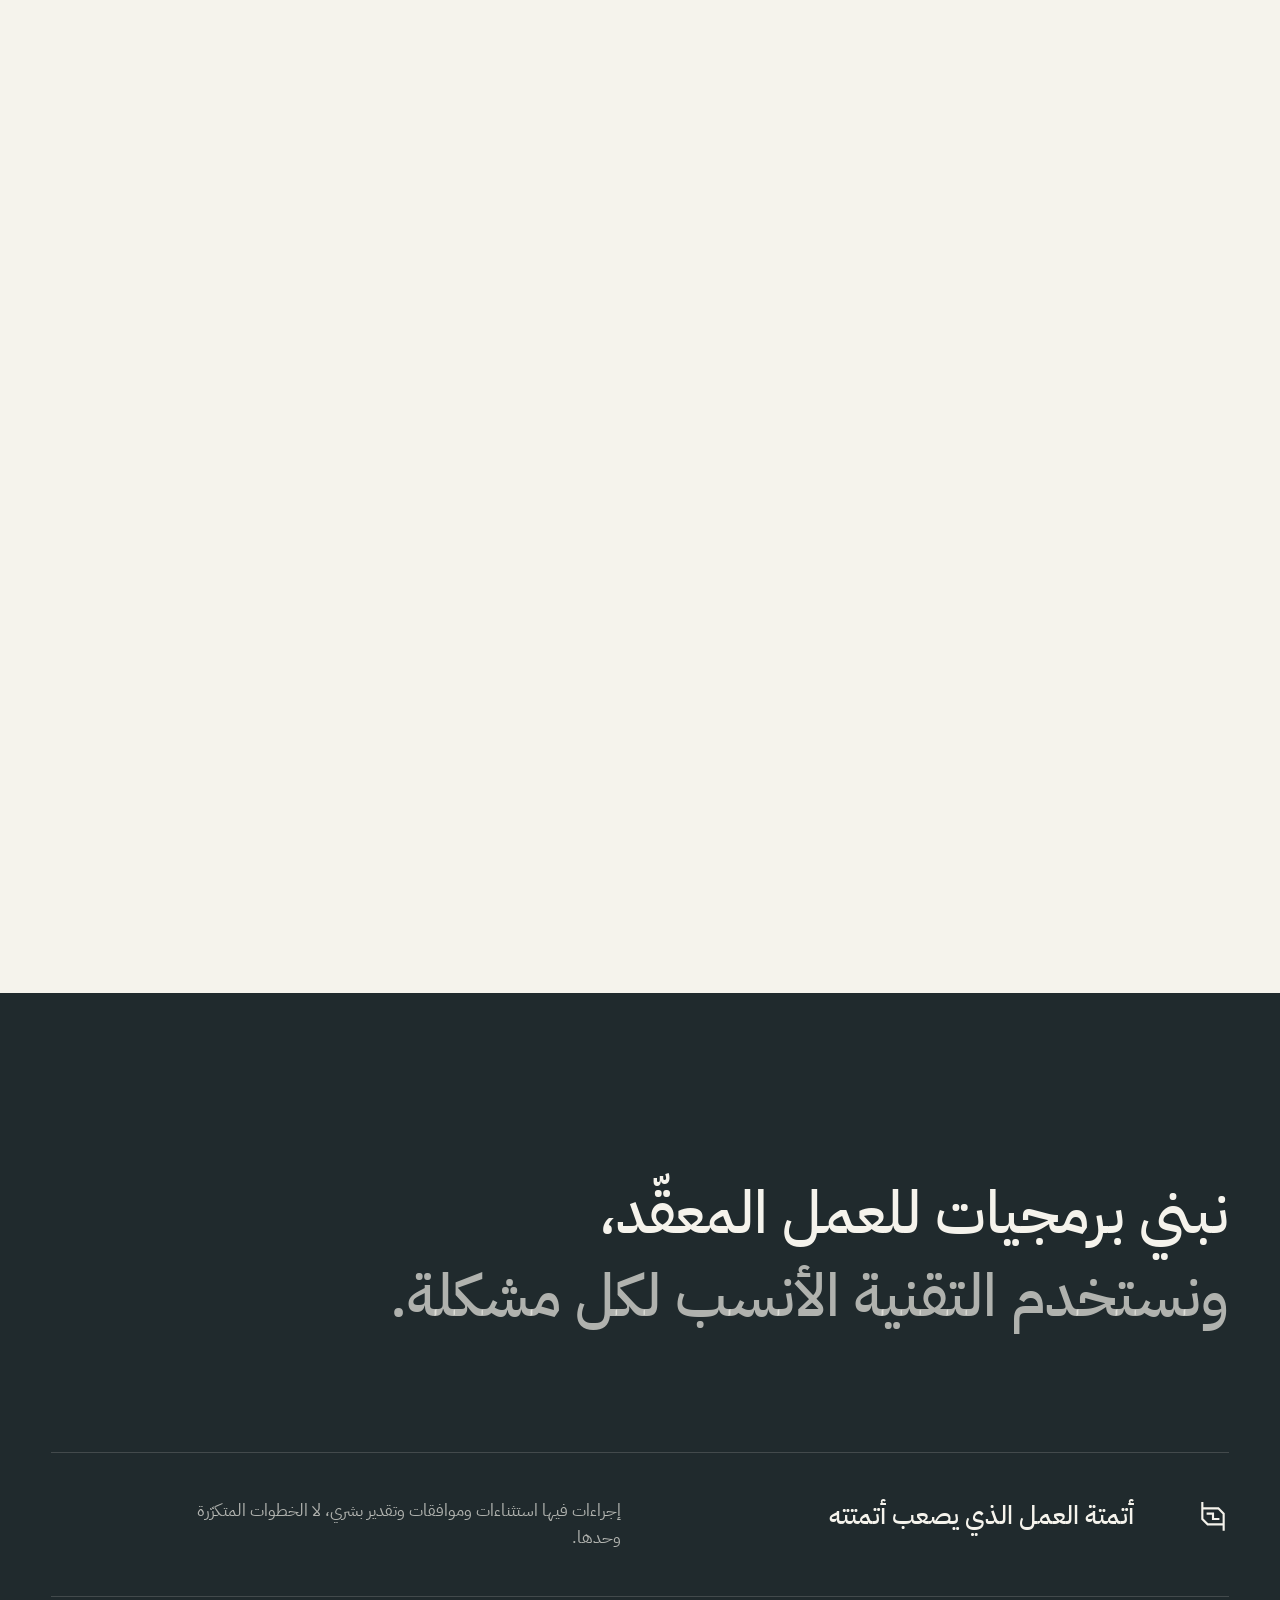
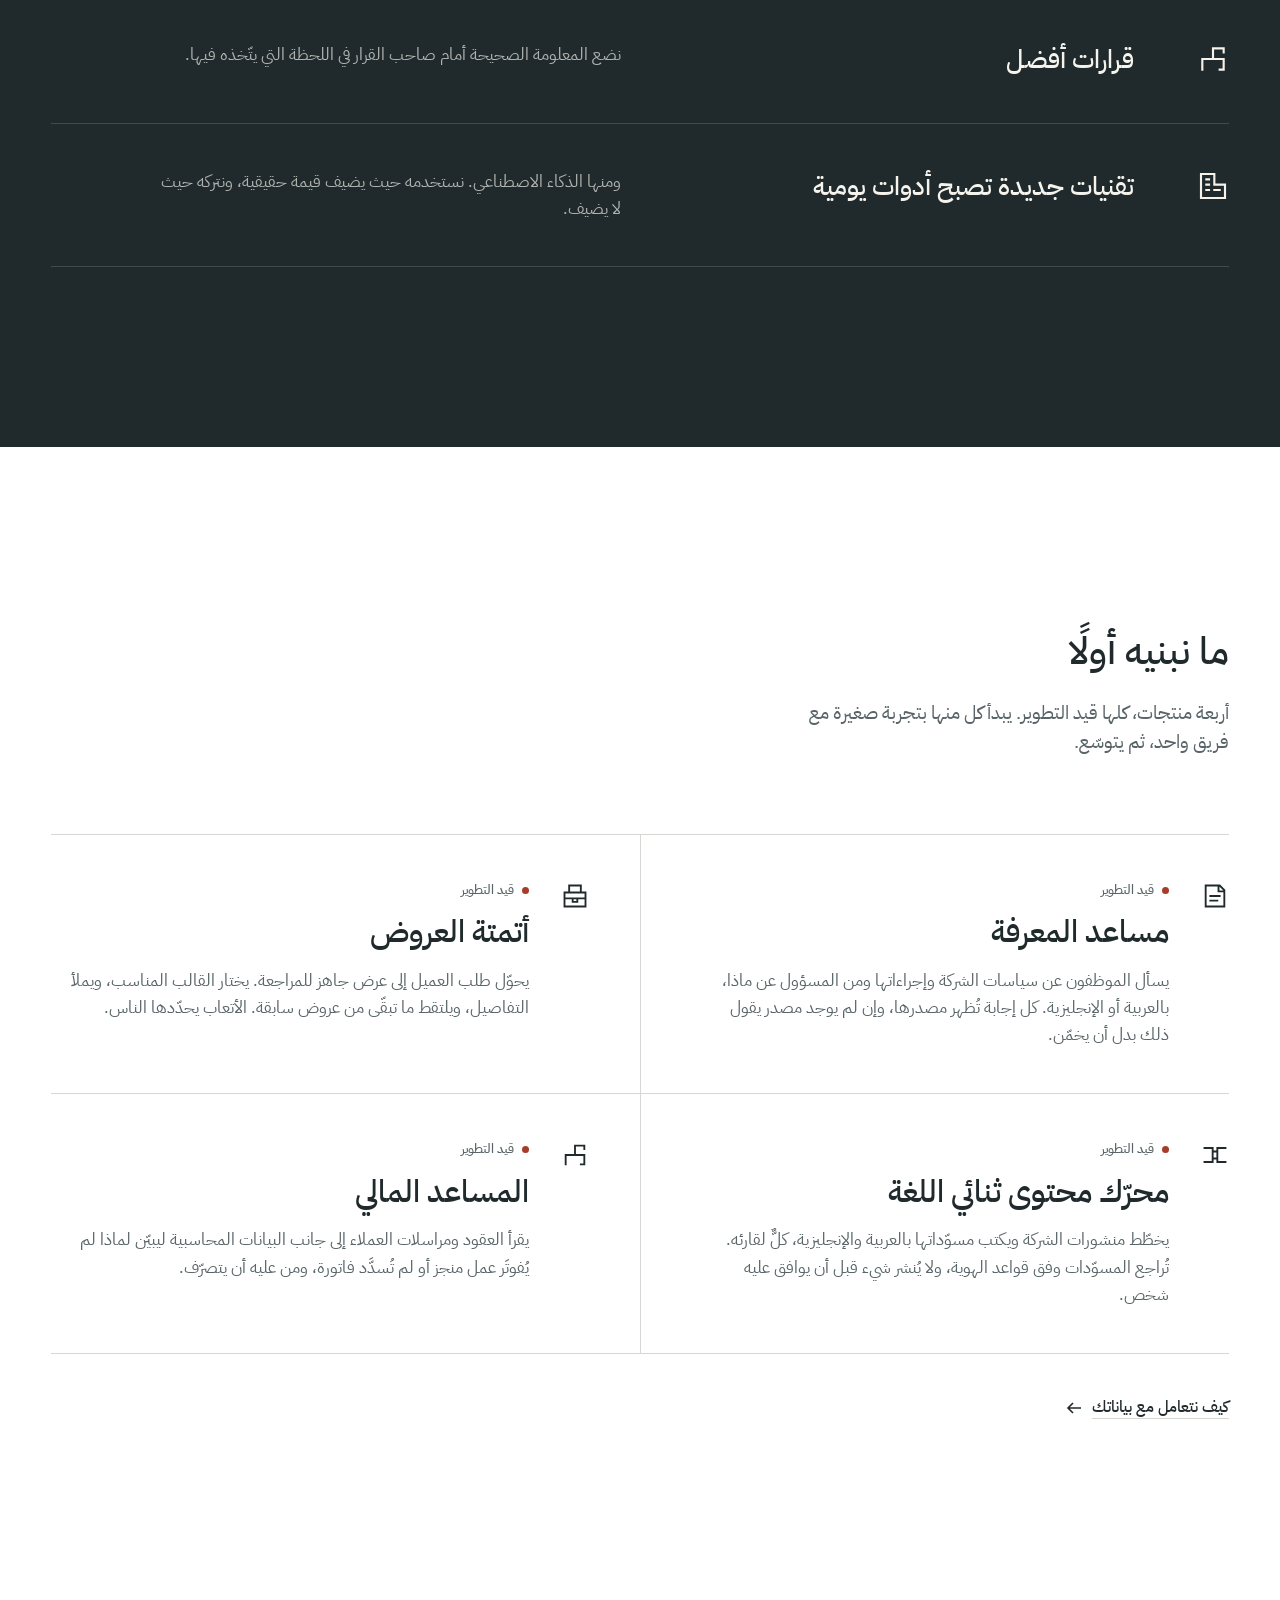
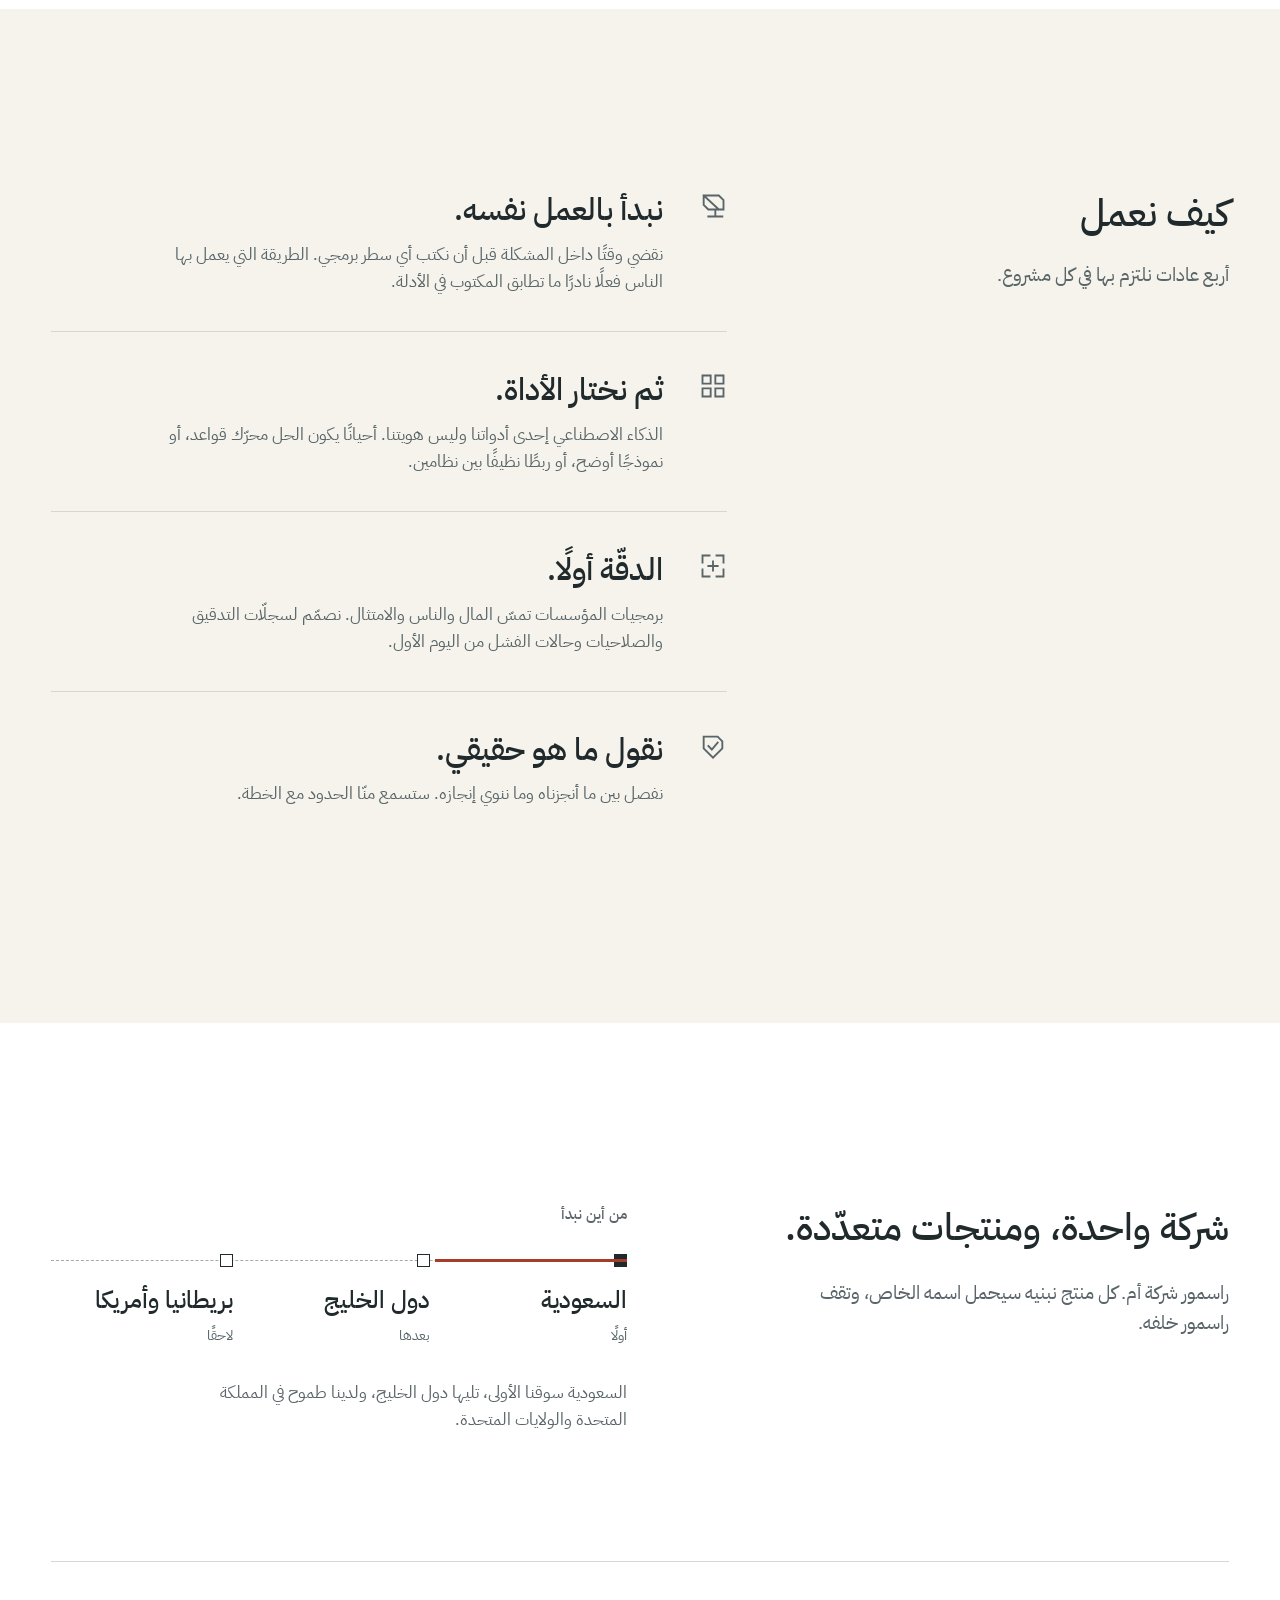
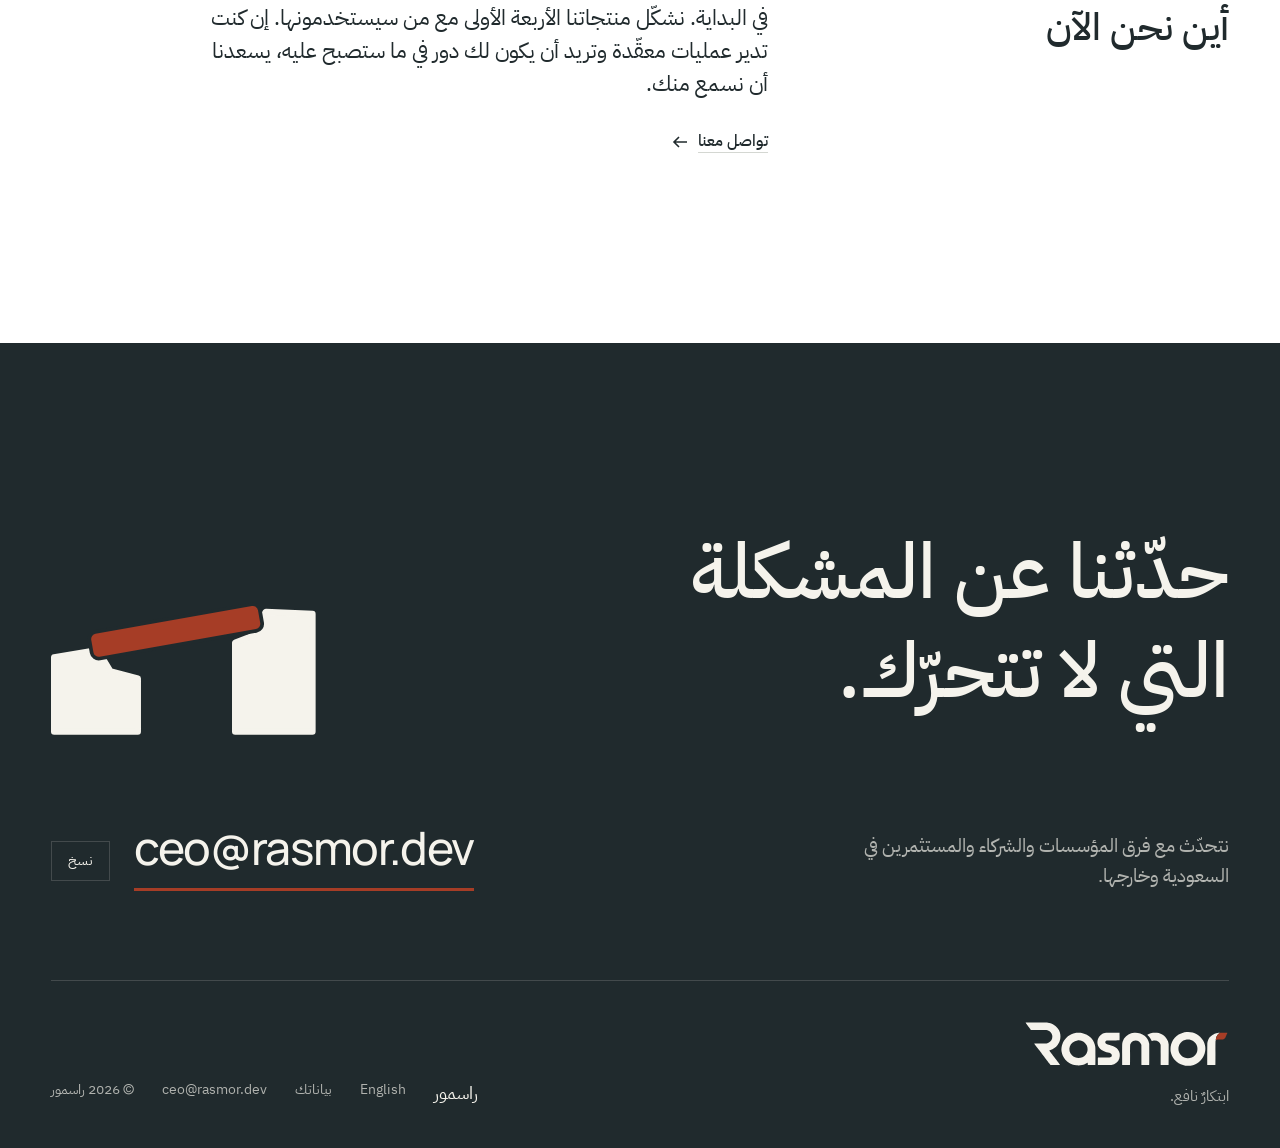
<file: ar/index.html>
<!doctype html>
<html lang="ar" dir="rtl">
<head>
  <meta charset="utf-8">
  <meta name="viewport" content="width=device-width, initial-scale=1">
  <title>راسمور | اصنع طريقًا.</title>
  <meta name="description" content="تبني راسمور برمجيات للمؤسسات تحوّل العمل المعقّد إلى قدرات عملية يومية. نبدأ من المملكة العربية السعودية.">
  <link rel="canonical" href="https://rasmor.dev/ar/">
  <link rel="alternate" hreflang="en" href="https://rasmor.dev/">
  <link rel="alternate" hreflang="ar" href="https://rasmor.dev/ar/">
  <link rel="alternate" hreflang="x-default" href="https://rasmor.dev/">
  <meta name="theme-color" content="#F5F3EC">
  <link rel="icon" href="/favicon.svg" type="image/svg+xml">
  <link rel="icon" href="/favicon-32.png" sizes="32x32" type="image/png">
  <link rel="apple-touch-icon" href="/apple-touch-icon.png">
  <meta property="og:type" content="website">
  <meta property="og:site_name" content="Rasmor">
  <meta property="og:title" content="راسمور | اصنع طريقًا.">
  <meta property="og:description" content="برمجيات للمؤسسات تحوّل العمل المعقّد إلى قدرات عملية يومية.">
  <meta property="og:url" content="https://rasmor.dev/ar/">
  <meta property="og:image" content="https://rasmor.dev/og.png">
  <meta property="og:image:width" content="1200">
  <meta property="og:image:height" content="630">
  <meta property="og:locale" content="ar_SA">
  <meta property="og:locale:alternate" content="en_GB">
  <meta name="twitter:card" content="summary_large_image">
  <link rel="preload" href="/assets/fonts/plex-arabic-medium.woff" as="font" type="font/woff" crossorigin>
  <link rel="stylesheet" href="/assets/css/site.css">
  <script>
    if (!matchMedia('(prefers-reduced-motion: reduce)').matches) document.documentElement.classList.add('js-story');
  </script>
  <script src="/assets/js/site.js" defer></script>
</head>
<body>
  <svg width="0" height="0" style="position:absolute" aria-hidden="true"><symbol id="wm" viewBox="0 0 850 192"><g transform="scale(.25)"><path fill="currentColor" fill-rule="evenodd" d="M 40 25.953 L 27.500 26.500 27.555 29 C 27.612 31.559, 31.097 36.459, 65.546 82.422 C 75.471 95.665, 89.781 115.331, 97.347 126.124 C 104.913 136.917, 112.241 146.817, 113.632 148.124 L 116.162 150.500 239.570 150.620 C 307.445 150.686, 366.603 151.056, 371.033 151.442 C 393.749 153.424, 421.005 166.694, 438.053 184.072 C 467.560 214.150, 477.721 254.992, 465.461 294.230 C 454.543 329.171, 423.606 359.192, 388 369.398 C 370.747 374.344, 369.675 374.389, 268.232 374.501 C 159.337 374.622, 166.830 373.975, 172.981 382.724 C 178.904 391.148, 197.072 415.132, 206.901 427.500 C 212.145 434.100, 221.431 446.025, 227.535 454 C 237.074 466.462, 252.738 486.712, 278.202 519.500 C 281.620 523.900, 289.577 534.250, 295.886 542.500 C 302.194 550.750, 313.898 566.050, 321.894 576.500 C 329.890 586.950, 346.716 609.161, 359.285 625.857 C 371.854 642.553, 386.068 661.228, 390.873 667.357 C 395.678 673.486, 407.507 689.093, 417.160 702.040 C 426.814 714.987, 436.165 726.802, 437.940 728.296 L 441.168 731.012 519.320 730.756 C 591.950 730.518, 597.496 730.380, 597.800 728.801 C 598.089 727.298, 569.228 687.712, 553.171 667.588 C 550.123 663.767, 536.160 645.535, 522.142 627.071 C 508.124 608.607, 492.356 587.875, 487.102 581 C 481.849 574.125, 470.339 558.994, 461.525 547.376 C 452.711 535.758, 439.742 518.684, 432.706 509.435 C 424.199 498.254, 420.010 491.927, 420.206 490.559 C 420.506 488.461, 424.269 486.891, 439.500 482.507 C 483.176 469.936, 528.589 438.020, 557.422 399.632 C 580.799 368.509, 592.533 341.958, 601.454 300 C 611.161 254.348, 603.058 196.677, 580.986 154.319 C 543.410 82.209, 476.944 37.310, 392.500 26.994 C 377.167 25.121, 369.747 25.047, 214.500 25.222 C 125.400 25.323, 46.875 25.652, 40 25.953 M 2700 181.661 C 2651.967 186.346, 2606.307 201.513, 2568.212 225.437 C 2521.182 254.973, 2479.304 302.297, 2457.814 350.193 C 2446.964 374.376, 2438.135 404.445, 2434.839 428.435 C 2432.421 446.032, 2431.798 485.953, 2433.769 497 C 2434.407 500.575, 2435.402 506.650, 2435.980 510.500 C 2440.023 537.448, 2454.409 576.270, 2470.351 603.254 C 2485.422 628.766, 2512.819 660.651, 2534.527 677.944 C 2577.859 712.462, 2624.798 733.003, 2679 741.166 C 2701.794 744.598, 2746.100 744.590, 2766 741.149 C 2819.988 731.814, 2858.520 715.617, 2900 684.824 C 2978.546 626.514, 3021.778 525.866, 3009.671 429.500 C 3005.101 393.125, 2991.745 352.839, 2974.500 323.416 C 2922.947 235.455, 2825.555 180.328, 2723.181 181.160 C 2712.356 181.248, 2701.925 181.474, 2700 181.661 M 2155 193.981 C 2151.975 194.420, 2145.687 195.279, 2141.026 195.889 C 2116.560 199.096, 2090.201 207.265, 2064.203 219.698 C 2045.683 228.554, 2045.527 228.984, 2057.250 238.828 C 2082.507 260.035, 2101.883 287.532, 2114.501 320.075 C 2116.511 325.259, 2119.015 330.382, 2120.065 331.460 C 2122.214 333.665, 2121.900 333.723, 2138.500 328.019 C 2194.945 308.623, 2255.341 340.072, 2267.750 395.322 C 2269.203 401.794, 2269.334 418.544, 2269.076 565.574 C 2268.811 717.043, 2268.910 728.767, 2270.467 730.324 C 2272.741 732.598, 2399.979 732.936, 2401.857 730.672 C 2403.375 728.843, 2403.649 399.793, 2402.142 388.912 C 2399.332 368.633, 2396.547 356.705, 2390.068 337.204 C 2365.133 262.152, 2292.312 205.706, 2207 195.305 C 2192.657 193.556, 2163.114 192.804, 2155 193.981 M 1829 195.503 C 1761.335 202.317, 1700.144 236.417, 1665.159 286.807 C 1654.391 302.316, 1640.387 334.053, 1635.377 354.305 C 1629.127 379.562, 1628.996 384.121, 1629.332 564.348 C 1629.579 696.944, 1629.884 728.155, 1630.941 729.429 C 1632.815 731.687, 1755.478 731.833, 1758.559 729.581 C 1760.463 728.189, 1760.511 725.019, 1761.053 564.331 C 1761.652 386.757, 1761.377 395.271, 1766.975 381 C 1775.622 358.952, 1790.182 342.880, 1810.950 332.457 C 1864.155 305.755, 1928.462 333.655, 1945.889 391 L 1948.472 399.500 1948.986 564.287 C 1949.438 709.300, 1949.680 729.187, 1951 730.021 C 1951.903 730.592, 1977.247 730.975, 2014.679 730.985 C 2070.371 730.998, 2077.024 730.833, 2078.458 729.399 C 2079.916 727.941, 2080.028 712.327, 2079.714 554.149 L 2079.369 380.500 2076.793 367.972 C 2066.221 316.561, 2039.573 272.878, 2001.511 244.567 C 1951.872 207.644, 1888.218 189.540, 1829 195.503 M 883.500 196.092 C 865.508 197.553, 837.139 203.393, 818.500 209.473 C 731.272 237.926, 663.867 304.688, 634.858 391.361 C 623.754 424.538, 618.015 470.973, 621.987 495.500 C 622.521 498.800, 623.624 506.225, 624.437 512 C 630.791 557.123, 650.830 600.577, 682.542 638 C 730.008 694.015, 793.411 727.913, 867.199 736.725 C 897.838 740.384, 937.789 738.608, 963.483 732.445 C 991.703 725.676, 1026.075 711.694, 1046.222 698.789 C 1050.470 696.069, 1054.745 693.995, 1055.722 694.181 C 1057.756 694.568, 1058.661 701.457, 1058.876 718.179 C 1058.970 725.520, 1059.379 728.237, 1060.571 729.429 C 1062.828 731.685, 1180.481 731.831, 1183.559 729.581 C 1185.461 728.190, 1185.505 725.476, 1185.772 592.831 C 1186.099 429.970, 1186.408 435.574, 1174.531 389.500 C 1150.491 296.245, 1072.557 224.331, 972 202.614 C 938.510 195.382, 914.258 193.594, 883.500 196.092 M 1363.500 196.702 C 1333.962 200.660, 1306.032 210.364, 1285.500 223.800 C 1275.812 230.140, 1254.832 251.417, 1247.339 262.500 C 1197.299 336.521, 1215.364 434.345, 1288 482.680 C 1306.180 494.777, 1331.481 506.008, 1357.500 513.530 C 1362.450 514.960, 1371.900 517.732, 1378.500 519.689 C 1385.100 521.646, 1391.850 523.593, 1393.500 524.017 C 1427.272 532.689, 1436.816 536.331, 1444.967 543.661 C 1462.969 559.846, 1462.266 587.171, 1443.527 599.613 C 1432.146 607.170, 1435.417 606.964, 1326.750 606.983 C 1231.345 607, 1229.972 607.028, 1228 609 C 1226.046 610.954, 1226 612.333, 1226 668.777 C 1226 719.489, 1226.191 726.827, 1227.559 728.781 L 1229.118 731.007 1335.809 730.520 C 1421.075 730.131, 1444.324 729.749, 1451.584 728.616 C 1514.601 718.779, 1564.141 678.160, 1582.834 621 C 1599.553 569.878, 1591.782 517.518, 1561.479 477.111 C 1535.364 442.288, 1501.892 422.027, 1445 406.604 C 1439.775 405.187, 1428.750 402.200, 1420.500 399.966 C 1371.573 386.716, 1358.733 380.396, 1352.329 366.408 C 1344.360 349, 1352.532 331.223, 1371.855 323.936 C 1377.490 321.811, 1377.678 321.808, 1480.628 321.954 C 1574.539 322.088, 1583.901 321.957, 1585.378 320.479 C 1586.838 319.019, 1587 312.835, 1587 258.464 C 1587 199.778, 1586.945 198.041, 1585.066 197.035 C 1583.217 196.046, 1370.778 195.726, 1363.500 196.702 M 3217 199.503 C 3199.798 202.230, 3181.156 206.997, 3168 212.033 C 3164.975 213.191, 3160.925 214.732, 3159 215.458 C 3119.532 230.337, 3080.316 265.692, 3062.452 302.500 C 3053.195 321.574, 3045.776 346.677, 3043.982 365 C 3042.646 378.640, 3042.697 726.565, 3044.035 729.066 C 3045.686 732.150, 3173.913 732.087, 3177 729 C 3178.986 727.014, 3179 725.667, 3179 533.549 C 3179 332.924, 3178.979 333.982, 3183.115 325.806 C 3184.648 322.774, 3184.873 320.800, 3184.368 314.806 C 3183.880 309.018, 3184.193 305.928, 3185.876 299.936 C 3187.044 295.776, 3188.010 290.376, 3188.022 287.936 C 3188.034 285.496, 3188.934 281.538, 3190.022 279.141 C 3191.110 276.743, 3192.015 273.818, 3192.034 272.641 C 3192.053 271.463, 3192.937 268.700, 3194 266.500 C 3195.063 264.300, 3195.947 262.021, 3195.966 261.436 C 3196.032 259.355, 3206.161 240.393, 3210.621 234 C 3217.781 223.738, 3229.391 211.560, 3236.228 207.142 C 3244.488 201.803, 3248 199.053, 3248 197.924 C 3248 196.309, 3232.006 197.124, 3217 199.503 M 2702 308.511 C 2620.724 320.859, 2564.178 385.154, 2564.029 465.385 C 2563.953 506.600, 2579.572 542.940, 2610.497 573.500 C 2674.627 636.873, 2784.194 631.801, 2843.570 562.712 C 2857.609 546.377, 2867.185 530.116, 2872.844 513 C 2882.779 482.957, 2882.713 443.832, 2872.680 414.490 C 2848.632 344.167, 2773.671 297.621, 2702 308.511 M 887.764 322.580 C 828.546 329.389, 778.692 369.198, 760.127 424.500 C 742.886 475.860, 756.354 531.222, 795.612 570.365 C 859.397 633.964, 967.914 628.849, 1023.599 559.619 C 1046.490 531.161, 1055.530 505.734, 1055.464 470 C 1055.384 427.542, 1041.952 395.492, 1011.653 365.464 C 977.226 331.345, 935.914 317.045, 887.764 322.580"/><path fill="#A63D26" fill-rule="evenodd" d="M 3261.500 195.897 C 3246.787 197.376, 3224.220 214.008, 3212.341 232.126 C 3210.403 235.082, 3208.235 238.175, 3207.524 239 C 3206.813 239.825, 3204.244 244.325, 3201.816 249 C 3197.817 256.698, 3196.362 260.169, 3193.220 269.500 C 3192.664 271.150, 3191.439 274.750, 3190.497 277.500 C 3189.555 280.250, 3188.420 285.875, 3187.976 290 C 3187.532 294.125, 3186.456 299.469, 3185.584 301.876 C 3183.486 307.670, 3183.500 315.340, 3185.612 317.093 C 3186.987 318.234, 3188.125 317.976, 3193.362 315.338 C 3205.776 309.084, 3205.313 309.134, 3255 308.749 C 3299.400 308.405, 3300.613 308.343, 3305.195 306.198 C 3307.777 304.989, 3310.213 304, 3310.607 304 C 3312.862 304, 3327.281 294.296, 3331.716 289.795 C 3336.287 285.155, 3344 274.021, 3344 272.061 C 3344 271.195, 3355.582 245.113, 3362.060 231.390 C 3363.127 229.130, 3364 226.983, 3364 226.620 C 3364 225.929, 3370.635 211.524, 3374.273 204.318 C 3375.975 200.946, 3376.172 199.674, 3375.293 197.744 L 3374.203 195.350 3320.851 195.322 C 3291.508 195.306, 3264.800 195.565, 3261.500 195.897"/></g></symbol></svg>
  <a class="skip" href="#main">انتقل إلى المحتوى</a>

  <header class="site-header">
    <div class="wrap">
      <a class="brand" href="/ar/" aria-label="راسمور، الصفحة الرئيسية">
        <svg class="wordmark" viewBox="0 0 850 192" aria-hidden="true"><use href="#wm"/></svg>
      </a>
      <nav class="nav" aria-label="القائمة الرئيسية">
        <a class="hide-sm" href="#products">منتجاتنا</a>
        <a class="hide-sm" href="#approach">كيف نعمل</a>
        <a class="hide-sm" href="/ar/data/">بياناتك</a>
        <a href="#contact">تواصل معنا</a>
        <a class="lang" href="/" hreflang="en" lang="en">English</a>
      </nav>
    </div>
  </header>

  <main id="main">
    <section class="story" data-story aria-labelledby="hero-title">
      <div class="story__stage">
        <div class="wrap grid">
          <div class="hero-copy">
            <h1 class="hero-title" id="hero-title">اصنع<br>طريقًا.</h1>
            <p class="hero-lede">تبني راسمور برمجيات للمؤسسات تحوّل العمل المعقّد إلى قدرات عملية يومية.</p>
            <div class="actions">
              <a class="btn" href="#contact">تحدّث معنا
                <svg width="16" height="16" viewBox="0 0 16 16" aria-hidden="true"><path d="M1 8h13M9 3l5 5-5 5" fill="none" stroke="currentColor" stroke-width="1.6"/></svg>
              </a>
              <a class="link" href="#approach">كيف نعمل</a>
            </div>
          </div>

          <div class="hero-track" data-track>
          <figure class="hero-figure" data-pin>
            <svg class="mark" viewBox="0 0 260 200" role="img" aria-labelledby="mark-title">
              <title id="mark-title">قطعة تسدّ الفجوة تدور لتصبح الجسر الذي يعبرها.</title>
              <path class="arc" data-arc d="M140 30 A 96 96 0 0 1 214 80"/>
              <path class="pier" d="M3 197V127L44 120L56 140L82 147V197Z"/>
              <path class="pier" d="M174 197V113L190 107L203 84L247 86V197Z"/>
              <g class="bar" data-bar transform="translate(117.85 102.4) rotate(-10.04)">
                <rect x="-80" y="-11" width="160" height="22" rx="5"/>
              </g>
            </svg>
            <figcaption>
              <div class="steps">
                <span class="steps__fill" data-fill aria-hidden="true"></span>
                <ol>
                  <li data-step>العائق</li>
                  <li data-step>إعادة النظر</li>
                  <li data-step>اصنع طريقًا</li>
                </ol>
              </div>
              <div class="captions" aria-live="polite">
                <p data-caption>في كل مؤسسة عمل لا يتحرّك. خطوات كثيرة، وأنظمة متفرّقة، وقلّة فقط يعرفون كيف يترابط كل شيء.</p>
                <p data-caption>لذلك ننظر إلى المشكلة من زاوية أخرى قبل أن نختار الأداة.</p>
                <p data-caption>القطعة التي كانت تسدّ الطريق تصبح هي الطريق.</p>
              </div>
            </figcaption>
          </figure>
          </div>
        </div>
      </div>
    </section>

    <section class="section section--ink" id="work" aria-labelledby="work-title">
      <div class="wrap grid">
        <h2 class="statement" id="work-title" data-reveal>نبني برمجيات للعمل المعقّد، <em>ونستخدم التقنية الأنسب لكل مشكلة.</em></h2>

        <div class="rows">
          <article class="row" data-reveal>
            <svg class="icon" viewBox="0 0 24 24" aria-hidden="true"><path d="M4 7H16L20 11V19H8L4 15ZM4 7V3M20 19V23M8 11H12V15H16"/></svg>
            <h3>أتمتة العمل الذي يصعب أتمتته</h3>
            <p>إجراءات فيها استثناءات وموافقات وتقدير بشري، لا الخطوات المتكرّرة وحدها.</p>
          </article>
          <article class="row" data-reveal>
            <svg class="icon" viewBox="0 0 24 24" aria-hidden="true"><path d="M4 20V12H12V4H20M12 12H20V20M17 4H20V7M17 20H20V17"/></svg>
            <h3>قرارات أفضل</h3>
            <p>نضع المعلومة الصحيحة أمام صاحب القرار في اللحظة التي يتّخذه فيها.</p>
          </article>
          <article class="row" data-reveal>
            <svg class="icon" viewBox="0 0 24 24" aria-hidden="true"><path d="M3 21V3H13V11H21V21ZM7 7H9M7 11H9M7 15H9M13 15H17"/></svg>
            <h3>تقنيات جديدة تصبح أدوات يومية</h3>
            <p>ومنها الذكاء الاصطناعي. نستخدمه حيث يضيف قيمة حقيقية، ونتركه حيث لا يضيف.</p>
          </article>
        </div>
      </div>
    </section>

    <section class="section section--white" id="products" aria-labelledby="products-title">
      <div class="wrap grid">
        <div class="products-head" data-reveal>
          <h2 class="h2" id="products-title">ما نبنيه أولًا</h2>
          <p class="lead">أربعة منتجات، كلها قيد التطوير. يبدأ كل منها بتجربة صغيرة مع فريق واحد، ثم يتوسّع.</p>
        </div>

        <div class="products">
          <article class="product" data-reveal>
            <svg class="icon" viewBox="0 0 24 24" aria-hidden="true"><path d="M4 3H16L20 7V21H4ZM15 3V8H20M8 12H16M8 16H14"/></svg>
            <p class="tag">قيد التطوير</p>
            <h3>مساعد المعرفة</h3>
            <p>يسأل الموظفون عن سياسات الشركة وإجراءاتها ومن المسؤول عن ماذا، بالعربية أو الإنجليزية. كل إجابة تُظهر مصدرها، وإن لم يوجد مصدر يقول ذلك بدل أن يخمّن.</p>
          </article>
          <article class="product" data-reveal>
            <svg class="icon" viewBox="0 0 24 24" aria-hidden="true"><path d="M3 9H21V21H3ZM7 9V3H17V9M3 14H21M10 14V17H14V14"/></svg>
            <p class="tag">قيد التطوير</p>
            <h3>أتمتة العروض</h3>
            <p>يحوّل طلب العميل إلى عرض جاهز للمراجعة. يختار القالب المناسب، ويملأ التفاصيل، ويلتقط ما تبقّى من عروض سابقة. الأتعاب يحدّدها الناس.</p>
          </article>
          <article class="product" data-reveal>
            <svg class="icon" viewBox="0 0 24 24" aria-hidden="true"><path d="M3 6H10V18H3M21 6H14V18H21M10 9H14M10 15H14"/></svg>
            <p class="tag">قيد التطوير</p>
            <h3>محرّك محتوى ثنائي اللغة</h3>
            <p>يخطّط منشورات الشركة ويكتب مسوّداتها بالعربية والإنجليزية، كلٌّ لقارئه. تُراجع المسوّدات وفق قواعد الهوية، ولا يُنشر شيء قبل أن يوافق عليه شخص.</p>
          </article>
          <article class="product" data-reveal>
            <svg class="icon" viewBox="0 0 24 24" aria-hidden="true"><path d="M4 20V12H12V4H20M12 12H20V20M17 4H20V7M17 20H20V17"/></svg>
            <p class="tag">قيد التطوير</p>
            <h3>المساعد المالي</h3>
            <p>يقرأ العقود ومراسلات العملاء إلى جانب البيانات المحاسبية ليبيّن لماذا لم يُفوتَر عمل منجز أو لم تُسدَّد فاتورة، ومن عليه أن يتصرّف.</p>
          </article>
        </div>

        <p class="products-foot" data-reveal>
          <a class="link" href="/ar/data/">كيف نتعامل مع بياناتك
            <svg width="16" height="16" viewBox="0 0 16 16" aria-hidden="true"><path d="M1 8h13M9 3l5 5-5 5" fill="none" stroke="currentColor" stroke-width="1.6"/></svg>
          </a>
        </p>
      </div>
    </section>

    <section class="section" id="approach" aria-labelledby="approach-title">
      <div class="wrap grid">
        <div class="approach-head">
          <h2 class="h2" id="approach-title">كيف نعمل</h2>
          <p class="lead">أربع عادات نلتزم بها في كل مشروع.</p>
        </div>
        <div class="principles">
          <article class="principle" data-reveal>
            <svg class="icon" viewBox="0 0 24 24" aria-hidden="true"><path d="M4 3H17L21 7V15H8L4 11ZM4 3L17 15M8 21H20M14 15V21"/></svg>
            <h3>نبدأ بالعمل نفسه.</h3>
            <p>نقضي وقتًا داخل المشكلة قبل أن نكتب أي سطر برمجي. الطريقة التي يعمل بها الناس فعلًا نادرًا ما تطابق المكتوب في الأدلة.</p>
          </article>
          <article class="principle" data-reveal>
            <svg class="icon" viewBox="0 0 24 24" aria-hidden="true"><path d="M3 3H10V10H3ZM14 14H21V21H14ZM14 3H21V10H14ZM3 14H10V21H3Z"/></svg>
            <h3>ثم نختار الأداة.</h3>
            <p>الذكاء الاصطناعي إحدى أدواتنا وليس هويتنا. أحيانًا يكون الحل محرّك قواعد، أو نموذجًا أوضح، أو ربطًا نظيفًا بين نظامين.</p>
          </article>
          <article class="principle" data-reveal>
            <svg class="icon" viewBox="0 0 24 24" aria-hidden="true"><path d="M3 9V3H9M15 3H21V9M21 15V21H15M9 21H3V15M8 12H16M12 8V16"/></svg>
            <h3>الدقّة أولًا.</h3>
            <p>برمجيات المؤسسات تمسّ المال والناس والامتثال. نصمّم لسجلّات التدقيق والصلاحيات وحالات الفشل من اليوم الأول.</p>
          </article>
          <article class="principle" data-reveal>
            <svg class="icon" viewBox="0 0 24 24" aria-hidden="true"><path d="M4 4H16L20 8V14L12 22L4 14ZM8 12L11 15L16 9"/></svg>
            <h3>نقول ما هو حقيقي.</h3>
            <p>نفصل بين ما أنجزناه وما ننوي إنجازه. ستسمع منّا الحدود مع الخطة.</p>
          </article>
        </div>
      </div>
    </section>

    <section class="section section--white" id="company" aria-labelledby="company-title">
      <div class="wrap grid">
        <div class="company-copy" data-reveal>
          <h2 class="h2" id="company-title">شركة واحدة، ومنتجات متعدّدة.</h2>
          <p class="lead">راسمور شركة أم. كل منتج نبنيه سيحمل اسمه الخاص، وتقف راسمور خلفه.</p>
        </div>

        <div class="route-wrap" data-reveal>
          <h3>من أين نبدأ</h3>
          <ol class="route">
            <li><strong>السعودية</strong><span>أولًا</span></li>
            <li><strong>دول الخليج</strong><span>بعدها</span></li>
            <li><strong>بريطانيا وأمريكا</strong><span>لاحقًا</span></li>
          </ol>
          <p class="route-note">السعودية سوقنا الأولى، تليها دول الخليج، ولدينا طموح في المملكة المتحدة والولايات المتحدة.</p>
        </div>

        <div class="now" data-reveal>
          <h3 class="h2">أين نحن الآن</h3>
          <div>
            <p>في البداية. نشكّل منتجاتنا الأربعة الأولى مع من سيستخدمونها. إن كنت تدير عمليات معقّدة وتريد أن يكون لك دور في ما ستصبح عليه، يسعدنا أن نسمع منك.</p>
            <a class="link" href="#contact">تواصل معنا
              <svg width="16" height="16" viewBox="0 0 16 16" aria-hidden="true"><path d="M1 8h13M9 3l5 5-5 5" fill="none" stroke="currentColor" stroke-width="1.6"/></svg>
            </a>
          </div>
        </div>
      </div>
    </section>

    <section class="section section--ink contact" id="contact" aria-labelledby="contact-title">
      <div class="wrap grid">
        <h2 class="h-xl" id="contact-title" data-reveal>حدّثنا عن المشكلة التي لا تتحرّك.</h2>
        <div class="contact-mark" data-reveal aria-hidden="true">
          <svg class="mark" viewBox="0 0 260 200">
            <path class="pier" d="M3 197V127L44 120L56 140L82 147V197Z"/>
            <path class="pier" d="M174 197V113L190 107L203 84L247 86V197Z"/>
            <g class="bar" transform="translate(117.85 102.4) rotate(-10.04)"><rect x="-80" y="-11" width="160" height="22" rx="5"/></g>
          </svg>
        </div>
        <div class="contact-body" data-reveal>
          <p class="lead">نتحدّث مع فرق المؤسسات والشركاء والمستثمرين في السعودية وخارجها.</p>
          <div class="email-row">
            <a class="email" href="mailto:ceo@rasmor.dev">ceo@rasmor.dev</a>
            <button class="copy" type="button" data-copy="ceo@rasmor.dev" data-copied="تم النسخ">نسخ</button>
          </div>
        </div>
      </div>
    </section>
  </main>

  <footer class="site-footer">
    <div class="wrap">
      <div class="inner">
        <div>
          <svg class="wordmark" viewBox="0 0 850 192" role="img" aria-label="Rasmor"><use href="#wm"/></svg>
          <p class="tagline">ابتكارٌ نافع.</p>
        </div>
        <div class="meta">
          <span class="ar-name">راسمور</span>
          <a href="/" hreflang="en" lang="en">English</a>
          <a href="/ar/data/">بياناتك</a>
          <a href="mailto:ceo@rasmor.dev" dir="ltr">ceo@rasmor.dev</a>
          <span>© 2026 راسمور</span>
        </div>
      </div>
    </div>
  </footer>
</body>
</html>
</file>
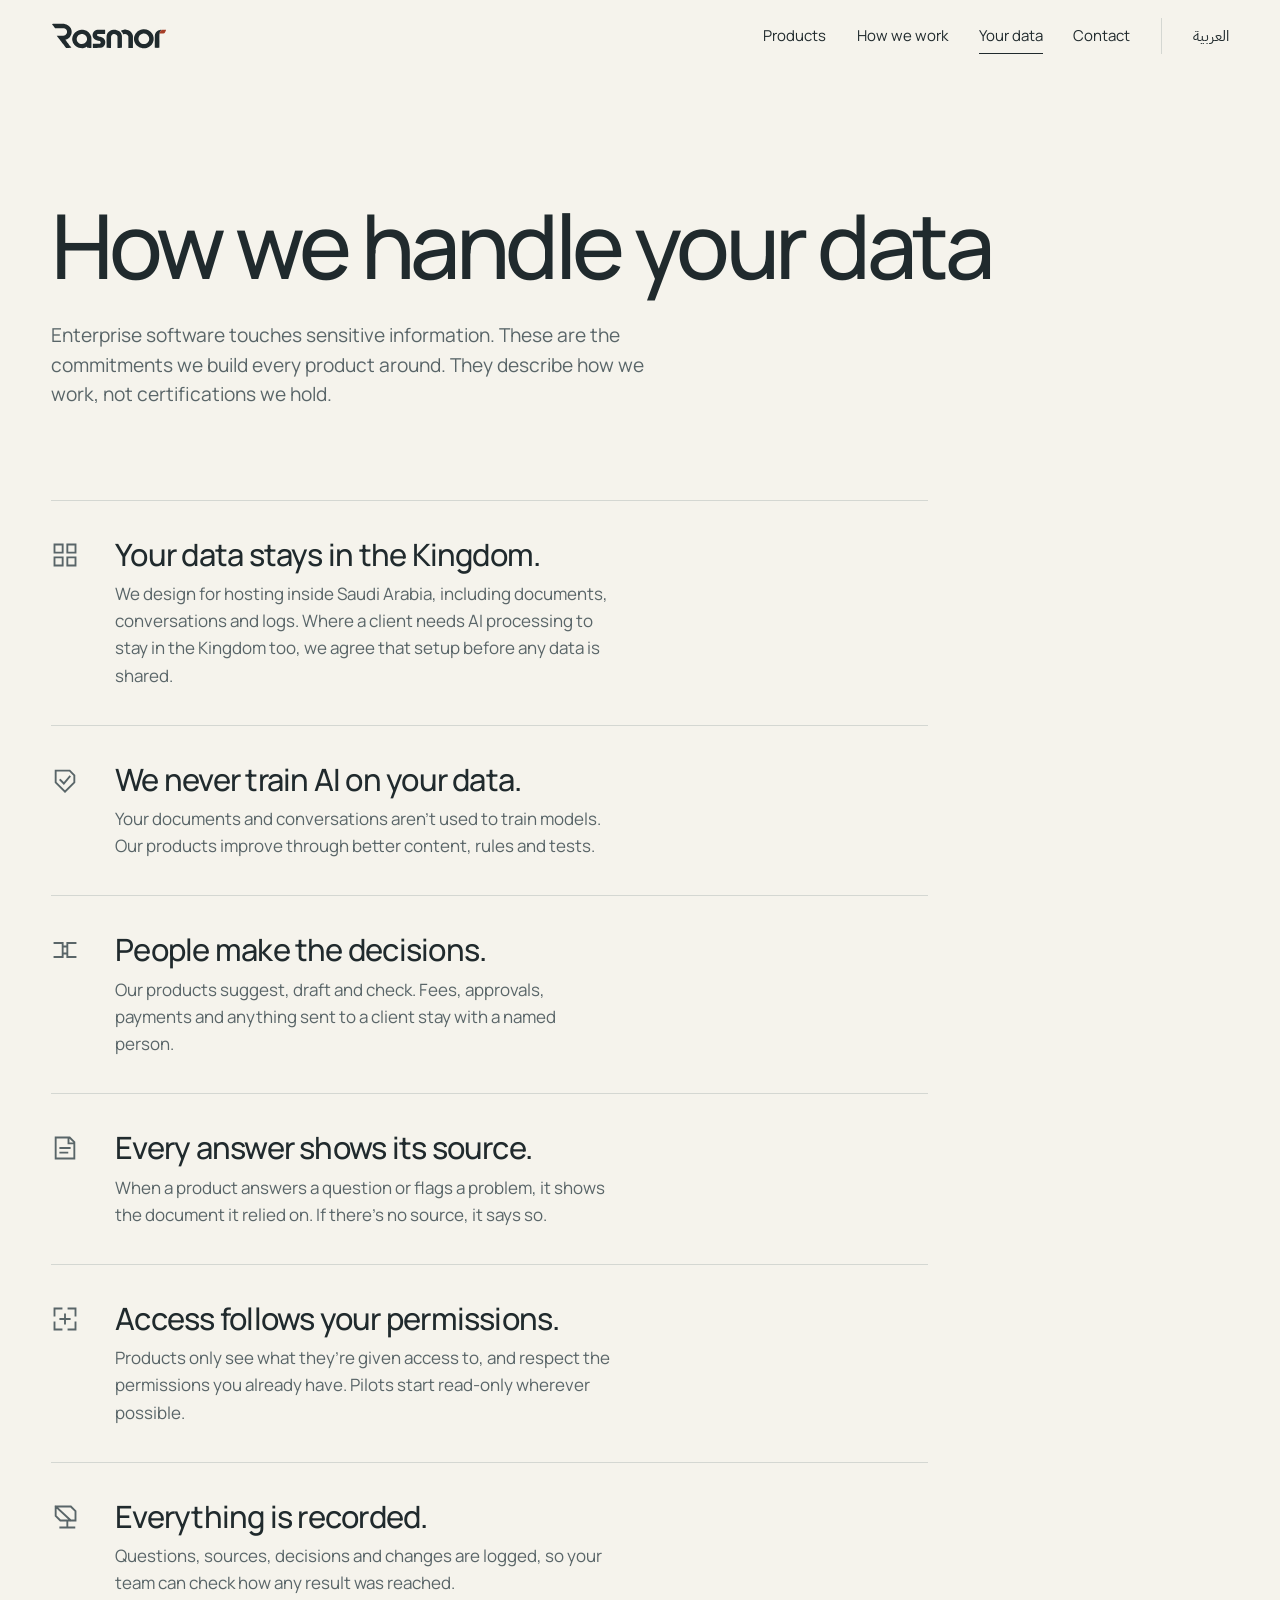
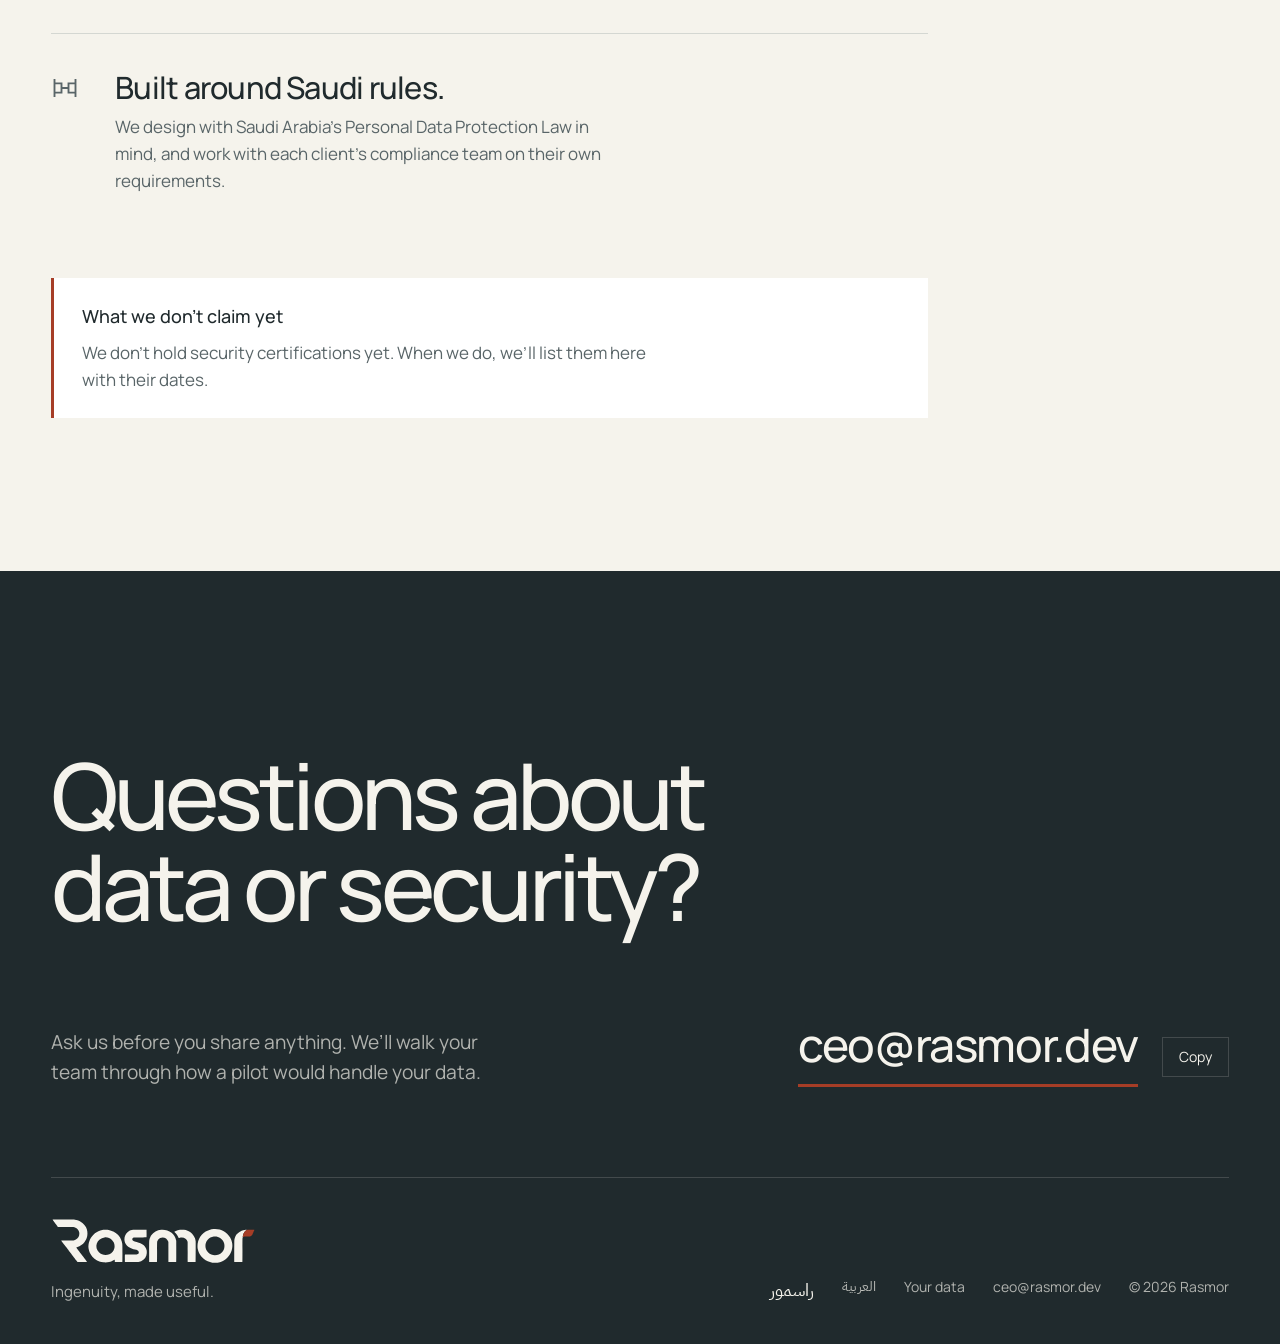
<file: data/index.html>
<!doctype html>
<html lang="en" dir="ltr">
<head>
  <meta charset="utf-8">
  <meta name="viewport" content="width=device-width, initial-scale=1">
  <title>How we handle your data | Rasmor</title>
  <meta name="description" content="The commitments Rasmor builds every product around: data hosted in Saudi Arabia, never used for training, people in control, and every answer sourced.">
  <link rel="canonical" href="https://rasmor.dev/data/">
  <link rel="alternate" hreflang="en" href="https://rasmor.dev/data/">
  <link rel="alternate" hreflang="ar" href="https://rasmor.dev/ar/data/">
  <link rel="alternate" hreflang="x-default" href="https://rasmor.dev/data/">
  <meta name="theme-color" content="#F5F3EC">
  <link rel="icon" href="/favicon.svg" type="image/svg+xml">
  <link rel="icon" href="/favicon-32.png" sizes="32x32" type="image/png">
  <link rel="apple-touch-icon" href="/apple-touch-icon.png">
  <meta property="og:type" content="website">
  <meta property="og:site_name" content="Rasmor">
  <meta property="og:title" content="How we handle your data | Rasmor">
  <meta property="og:description" content="The commitments Rasmor builds every product around: data hosted in Saudi Arabia, never used for training, people in control, and every answer sourced.">
  <meta property="og:url" content="https://rasmor.dev/data/">
  <meta property="og:image" content="https://rasmor.dev/og.png">
  <meta property="og:image:width" content="1200">
  <meta property="og:image:height" content="630">
  <meta property="og:locale" content="en_GB">
  <meta property="og:locale:alternate" content="ar_SA">
  <meta name="twitter:card" content="summary_large_image">
  <link rel="preload" href="/assets/fonts/manrope.woff" as="font" type="font/woff" crossorigin>
  <link rel="stylesheet" href="/assets/css/site.css">
  <script>
    if (!matchMedia('(prefers-reduced-motion: reduce)').matches) document.documentElement.classList.add('js-story');
  </script>
  <script src="/assets/js/site.js" defer></script>
</head>
<body>
  <svg width="0" height="0" style="position:absolute" aria-hidden="true"><symbol id="wm" viewBox="0 0 850 192"><g transform="scale(.25)"><path fill="currentColor" fill-rule="evenodd" d="M 40 25.953 L 27.500 26.500 27.555 29 C 27.612 31.559, 31.097 36.459, 65.546 82.422 C 75.471 95.665, 89.781 115.331, 97.347 126.124 C 104.913 136.917, 112.241 146.817, 113.632 148.124 L 116.162 150.500 239.570 150.620 C 307.445 150.686, 366.603 151.056, 371.033 151.442 C 393.749 153.424, 421.005 166.694, 438.053 184.072 C 467.560 214.150, 477.721 254.992, 465.461 294.230 C 454.543 329.171, 423.606 359.192, 388 369.398 C 370.747 374.344, 369.675 374.389, 268.232 374.501 C 159.337 374.622, 166.830 373.975, 172.981 382.724 C 178.904 391.148, 197.072 415.132, 206.901 427.500 C 212.145 434.100, 221.431 446.025, 227.535 454 C 237.074 466.462, 252.738 486.712, 278.202 519.500 C 281.620 523.900, 289.577 534.250, 295.886 542.500 C 302.194 550.750, 313.898 566.050, 321.894 576.500 C 329.890 586.950, 346.716 609.161, 359.285 625.857 C 371.854 642.553, 386.068 661.228, 390.873 667.357 C 395.678 673.486, 407.507 689.093, 417.160 702.040 C 426.814 714.987, 436.165 726.802, 437.940 728.296 L 441.168 731.012 519.320 730.756 C 591.950 730.518, 597.496 730.380, 597.800 728.801 C 598.089 727.298, 569.228 687.712, 553.171 667.588 C 550.123 663.767, 536.160 645.535, 522.142 627.071 C 508.124 608.607, 492.356 587.875, 487.102 581 C 481.849 574.125, 470.339 558.994, 461.525 547.376 C 452.711 535.758, 439.742 518.684, 432.706 509.435 C 424.199 498.254, 420.010 491.927, 420.206 490.559 C 420.506 488.461, 424.269 486.891, 439.500 482.507 C 483.176 469.936, 528.589 438.020, 557.422 399.632 C 580.799 368.509, 592.533 341.958, 601.454 300 C 611.161 254.348, 603.058 196.677, 580.986 154.319 C 543.410 82.209, 476.944 37.310, 392.500 26.994 C 377.167 25.121, 369.747 25.047, 214.500 25.222 C 125.400 25.323, 46.875 25.652, 40 25.953 M 2700 181.661 C 2651.967 186.346, 2606.307 201.513, 2568.212 225.437 C 2521.182 254.973, 2479.304 302.297, 2457.814 350.193 C 2446.964 374.376, 2438.135 404.445, 2434.839 428.435 C 2432.421 446.032, 2431.798 485.953, 2433.769 497 C 2434.407 500.575, 2435.402 506.650, 2435.980 510.500 C 2440.023 537.448, 2454.409 576.270, 2470.351 603.254 C 2485.422 628.766, 2512.819 660.651, 2534.527 677.944 C 2577.859 712.462, 2624.798 733.003, 2679 741.166 C 2701.794 744.598, 2746.100 744.590, 2766 741.149 C 2819.988 731.814, 2858.520 715.617, 2900 684.824 C 2978.546 626.514, 3021.778 525.866, 3009.671 429.500 C 3005.101 393.125, 2991.745 352.839, 2974.500 323.416 C 2922.947 235.455, 2825.555 180.328, 2723.181 181.160 C 2712.356 181.248, 2701.925 181.474, 2700 181.661 M 2155 193.981 C 2151.975 194.420, 2145.687 195.279, 2141.026 195.889 C 2116.560 199.096, 2090.201 207.265, 2064.203 219.698 C 2045.683 228.554, 2045.527 228.984, 2057.250 238.828 C 2082.507 260.035, 2101.883 287.532, 2114.501 320.075 C 2116.511 325.259, 2119.015 330.382, 2120.065 331.460 C 2122.214 333.665, 2121.900 333.723, 2138.500 328.019 C 2194.945 308.623, 2255.341 340.072, 2267.750 395.322 C 2269.203 401.794, 2269.334 418.544, 2269.076 565.574 C 2268.811 717.043, 2268.910 728.767, 2270.467 730.324 C 2272.741 732.598, 2399.979 732.936, 2401.857 730.672 C 2403.375 728.843, 2403.649 399.793, 2402.142 388.912 C 2399.332 368.633, 2396.547 356.705, 2390.068 337.204 C 2365.133 262.152, 2292.312 205.706, 2207 195.305 C 2192.657 193.556, 2163.114 192.804, 2155 193.981 M 1829 195.503 C 1761.335 202.317, 1700.144 236.417, 1665.159 286.807 C 1654.391 302.316, 1640.387 334.053, 1635.377 354.305 C 1629.127 379.562, 1628.996 384.121, 1629.332 564.348 C 1629.579 696.944, 1629.884 728.155, 1630.941 729.429 C 1632.815 731.687, 1755.478 731.833, 1758.559 729.581 C 1760.463 728.189, 1760.511 725.019, 1761.053 564.331 C 1761.652 386.757, 1761.377 395.271, 1766.975 381 C 1775.622 358.952, 1790.182 342.880, 1810.950 332.457 C 1864.155 305.755, 1928.462 333.655, 1945.889 391 L 1948.472 399.500 1948.986 564.287 C 1949.438 709.300, 1949.680 729.187, 1951 730.021 C 1951.903 730.592, 1977.247 730.975, 2014.679 730.985 C 2070.371 730.998, 2077.024 730.833, 2078.458 729.399 C 2079.916 727.941, 2080.028 712.327, 2079.714 554.149 L 2079.369 380.500 2076.793 367.972 C 2066.221 316.561, 2039.573 272.878, 2001.511 244.567 C 1951.872 207.644, 1888.218 189.540, 1829 195.503 M 883.500 196.092 C 865.508 197.553, 837.139 203.393, 818.500 209.473 C 731.272 237.926, 663.867 304.688, 634.858 391.361 C 623.754 424.538, 618.015 470.973, 621.987 495.500 C 622.521 498.800, 623.624 506.225, 624.437 512 C 630.791 557.123, 650.830 600.577, 682.542 638 C 730.008 694.015, 793.411 727.913, 867.199 736.725 C 897.838 740.384, 937.789 738.608, 963.483 732.445 C 991.703 725.676, 1026.075 711.694, 1046.222 698.789 C 1050.470 696.069, 1054.745 693.995, 1055.722 694.181 C 1057.756 694.568, 1058.661 701.457, 1058.876 718.179 C 1058.970 725.520, 1059.379 728.237, 1060.571 729.429 C 1062.828 731.685, 1180.481 731.831, 1183.559 729.581 C 1185.461 728.190, 1185.505 725.476, 1185.772 592.831 C 1186.099 429.970, 1186.408 435.574, 1174.531 389.500 C 1150.491 296.245, 1072.557 224.331, 972 202.614 C 938.510 195.382, 914.258 193.594, 883.500 196.092 M 1363.500 196.702 C 1333.962 200.660, 1306.032 210.364, 1285.500 223.800 C 1275.812 230.140, 1254.832 251.417, 1247.339 262.500 C 1197.299 336.521, 1215.364 434.345, 1288 482.680 C 1306.180 494.777, 1331.481 506.008, 1357.500 513.530 C 1362.450 514.960, 1371.900 517.732, 1378.500 519.689 C 1385.100 521.646, 1391.850 523.593, 1393.500 524.017 C 1427.272 532.689, 1436.816 536.331, 1444.967 543.661 C 1462.969 559.846, 1462.266 587.171, 1443.527 599.613 C 1432.146 607.170, 1435.417 606.964, 1326.750 606.983 C 1231.345 607, 1229.972 607.028, 1228 609 C 1226.046 610.954, 1226 612.333, 1226 668.777 C 1226 719.489, 1226.191 726.827, 1227.559 728.781 L 1229.118 731.007 1335.809 730.520 C 1421.075 730.131, 1444.324 729.749, 1451.584 728.616 C 1514.601 718.779, 1564.141 678.160, 1582.834 621 C 1599.553 569.878, 1591.782 517.518, 1561.479 477.111 C 1535.364 442.288, 1501.892 422.027, 1445 406.604 C 1439.775 405.187, 1428.750 402.200, 1420.500 399.966 C 1371.573 386.716, 1358.733 380.396, 1352.329 366.408 C 1344.360 349, 1352.532 331.223, 1371.855 323.936 C 1377.490 321.811, 1377.678 321.808, 1480.628 321.954 C 1574.539 322.088, 1583.901 321.957, 1585.378 320.479 C 1586.838 319.019, 1587 312.835, 1587 258.464 C 1587 199.778, 1586.945 198.041, 1585.066 197.035 C 1583.217 196.046, 1370.778 195.726, 1363.500 196.702 M 3217 199.503 C 3199.798 202.230, 3181.156 206.997, 3168 212.033 C 3164.975 213.191, 3160.925 214.732, 3159 215.458 C 3119.532 230.337, 3080.316 265.692, 3062.452 302.500 C 3053.195 321.574, 3045.776 346.677, 3043.982 365 C 3042.646 378.640, 3042.697 726.565, 3044.035 729.066 C 3045.686 732.150, 3173.913 732.087, 3177 729 C 3178.986 727.014, 3179 725.667, 3179 533.549 C 3179 332.924, 3178.979 333.982, 3183.115 325.806 C 3184.648 322.774, 3184.873 320.800, 3184.368 314.806 C 3183.880 309.018, 3184.193 305.928, 3185.876 299.936 C 3187.044 295.776, 3188.010 290.376, 3188.022 287.936 C 3188.034 285.496, 3188.934 281.538, 3190.022 279.141 C 3191.110 276.743, 3192.015 273.818, 3192.034 272.641 C 3192.053 271.463, 3192.937 268.700, 3194 266.500 C 3195.063 264.300, 3195.947 262.021, 3195.966 261.436 C 3196.032 259.355, 3206.161 240.393, 3210.621 234 C 3217.781 223.738, 3229.391 211.560, 3236.228 207.142 C 3244.488 201.803, 3248 199.053, 3248 197.924 C 3248 196.309, 3232.006 197.124, 3217 199.503 M 2702 308.511 C 2620.724 320.859, 2564.178 385.154, 2564.029 465.385 C 2563.953 506.600, 2579.572 542.940, 2610.497 573.500 C 2674.627 636.873, 2784.194 631.801, 2843.570 562.712 C 2857.609 546.377, 2867.185 530.116, 2872.844 513 C 2882.779 482.957, 2882.713 443.832, 2872.680 414.490 C 2848.632 344.167, 2773.671 297.621, 2702 308.511 M 887.764 322.580 C 828.546 329.389, 778.692 369.198, 760.127 424.500 C 742.886 475.860, 756.354 531.222, 795.612 570.365 C 859.397 633.964, 967.914 628.849, 1023.599 559.619 C 1046.490 531.161, 1055.530 505.734, 1055.464 470 C 1055.384 427.542, 1041.952 395.492, 1011.653 365.464 C 977.226 331.345, 935.914 317.045, 887.764 322.580"/><path fill="#A63D26" fill-rule="evenodd" d="M 3261.500 195.897 C 3246.787 197.376, 3224.220 214.008, 3212.341 232.126 C 3210.403 235.082, 3208.235 238.175, 3207.524 239 C 3206.813 239.825, 3204.244 244.325, 3201.816 249 C 3197.817 256.698, 3196.362 260.169, 3193.220 269.500 C 3192.664 271.150, 3191.439 274.750, 3190.497 277.500 C 3189.555 280.250, 3188.420 285.875, 3187.976 290 C 3187.532 294.125, 3186.456 299.469, 3185.584 301.876 C 3183.486 307.670, 3183.500 315.340, 3185.612 317.093 C 3186.987 318.234, 3188.125 317.976, 3193.362 315.338 C 3205.776 309.084, 3205.313 309.134, 3255 308.749 C 3299.400 308.405, 3300.613 308.343, 3305.195 306.198 C 3307.777 304.989, 3310.213 304, 3310.607 304 C 3312.862 304, 3327.281 294.296, 3331.716 289.795 C 3336.287 285.155, 3344 274.021, 3344 272.061 C 3344 271.195, 3355.582 245.113, 3362.060 231.390 C 3363.127 229.130, 3364 226.983, 3364 226.620 C 3364 225.929, 3370.635 211.524, 3374.273 204.318 C 3375.975 200.946, 3376.172 199.674, 3375.293 197.744 L 3374.203 195.350 3320.851 195.322 C 3291.508 195.306, 3264.800 195.565, 3261.500 195.897"/></g></symbol></svg>
  <a class="skip" href="#main">Skip to content</a>

  <header class="site-header">
    <div class="wrap">
      <a class="brand" href="/" aria-label="Rasmor, home">
        <svg class="wordmark" viewBox="0 0 850 192" aria-hidden="true"><use href="#wm"/></svg>
      </a>
      <nav class="nav" aria-label="Main">
        <a class="hide-sm" href="/#products">Products</a>
        <a class="hide-sm" href="/#approach">How we work</a>
        <a class="hide-sm" href="/data/" aria-current="page">Your data</a>
        <a href="#contact">Contact</a>
        <a class="lang" href="/ar/data/" hreflang="ar" lang="ar">العربية</a>
      </nav>
    </div>
  </header>

  <main id="main">
    <section class="page-hero" aria-labelledby="page-title">
      <div class="wrap grid">
        <h1 id="page-title">How we handle your data</h1>
        <p class="lead">Enterprise software touches sensitive information. These are the commitments we build every product around. They describe how we work, not certifications we hold.</p>
      </div>
    </section>

    <section class="commitments" aria-label="How we handle your data">
      <div class="wrap grid">
        <div class="principles">
          <article class="principle" data-reveal>
            <svg class="icon" viewBox="0 0 24 24" aria-hidden="true"><path d="M3 3H10V10H3ZM14 14H21V21H14ZM14 3H21V10H14ZM3 14H10V21H3Z"/></svg>
            <h3>Your data stays in the Kingdom.</h3>
            <p>We design for hosting inside Saudi Arabia, including documents, conversations and logs. Where a client needs AI processing to stay in the Kingdom too, we agree that setup before any data is shared.</p>
          </article>
          <article class="principle" data-reveal>
            <svg class="icon" viewBox="0 0 24 24" aria-hidden="true"><path d="M4 4H16L20 8V14L12 22L4 14ZM8 12L11 15L16 9"/></svg>
            <h3>We never train AI on your data.</h3>
            <p>Your documents and conversations aren’t used to train models. Our products improve through better content, rules and tests.</p>
          </article>
          <article class="principle" data-reveal>
            <svg class="icon" viewBox="0 0 24 24" aria-hidden="true"><path d="M3 6H10V18H3M21 6H14V18H21M10 9H14M10 15H14"/></svg>
            <h3>People make the decisions.</h3>
            <p>Our products suggest, draft and check. Fees, approvals, payments and anything sent to a client stay with a named person.</p>
          </article>
          <article class="principle" data-reveal>
            <svg class="icon" viewBox="0 0 24 24" aria-hidden="true"><path d="M4 3H16L20 7V21H4ZM15 3V8H20M8 12H16M8 16H14"/></svg>
            <h3>Every answer shows its source.</h3>
            <p>When a product answers a question or flags a problem, it shows the document it relied on. If there’s no source, it says so.</p>
          </article>
          <article class="principle" data-reveal>
            <svg class="icon" viewBox="0 0 24 24" aria-hidden="true"><path d="M3 9V3H9M15 3H21V9M21 15V21H15M9 21H3V15M8 12H16M12 8V16"/></svg>
            <h3>Access follows your permissions.</h3>
            <p>Products only see what they’re given access to, and respect the permissions you already have. Pilots start read-only wherever possible.</p>
          </article>
          <article class="principle" data-reveal>
            <svg class="icon" viewBox="0 0 24 24" aria-hidden="true"><path d="M4 3H17L21 7V15H8L4 11ZM4 3L17 15M8 21H20M14 15V21"/></svg>
            <h3>Everything is recorded.</h3>
            <p>Questions, sources, decisions and changes are logged, so your team can check how any result was reached.</p>
          </article>
          <article class="principle" data-reveal>
            <svg class="icon" viewBox="0 0 24 24" aria-hidden="true"><path d="M3 8H9V16H3M21 8H15V16H21M9 12H15M3 5V19M21 5V19"/></svg>
            <h3>Built around Saudi rules.</h3>
            <p>We design with Saudi Arabia’s Personal Data Protection Law in mind, and work with each client’s compliance team on their own requirements.</p>
          </article>
        </div>
        <aside class="note" data-reveal>
          <h2>What we don’t claim yet</h2>
          <p>We don’t hold security certifications yet. When we do, we’ll list them here with their dates.</p>
        </aside>
      </div>
    </section>

    <section class="section section--ink contact" id="contact" aria-labelledby="contact-title">
      <div class="wrap grid">
        <h2 class="h-xl" id="contact-title" data-reveal>Questions about data or security?</h2>
        <div class="contact-body" data-reveal>
          <p class="lead">Ask us before you share anything. We’ll walk your team through how a pilot would handle your data.</p>
          <div class="email-row">
            <a class="email" href="mailto:ceo@rasmor.dev">ceo@rasmor.dev</a>
            <button class="copy" type="button" data-copy="ceo@rasmor.dev" data-copied="Copied">Copy</button>
          </div>
        </div>
      </div>
    </section>
  </main>

  <footer class="site-footer">
    <div class="wrap">
      <div class="inner">
        <div>
          <svg class="wordmark" viewBox="0 0 850 192" role="img" aria-label="Rasmor"><use href="#wm"/></svg>
          <p class="tagline">Ingenuity, made useful.</p>
        </div>
        <div class="meta">
          <span class="ar-name" lang="ar">راسمور</span>
          <a href="/ar/data/" hreflang="ar" lang="ar">العربية</a>
          <a href="/data/">Your data</a>
          <a href="mailto:ceo@rasmor.dev">ceo@rasmor.dev</a>
          <span>© 2026 Rasmor</span>
        </div>
      </div>
    </div>
  </footer>
</body>
</html>
</file>
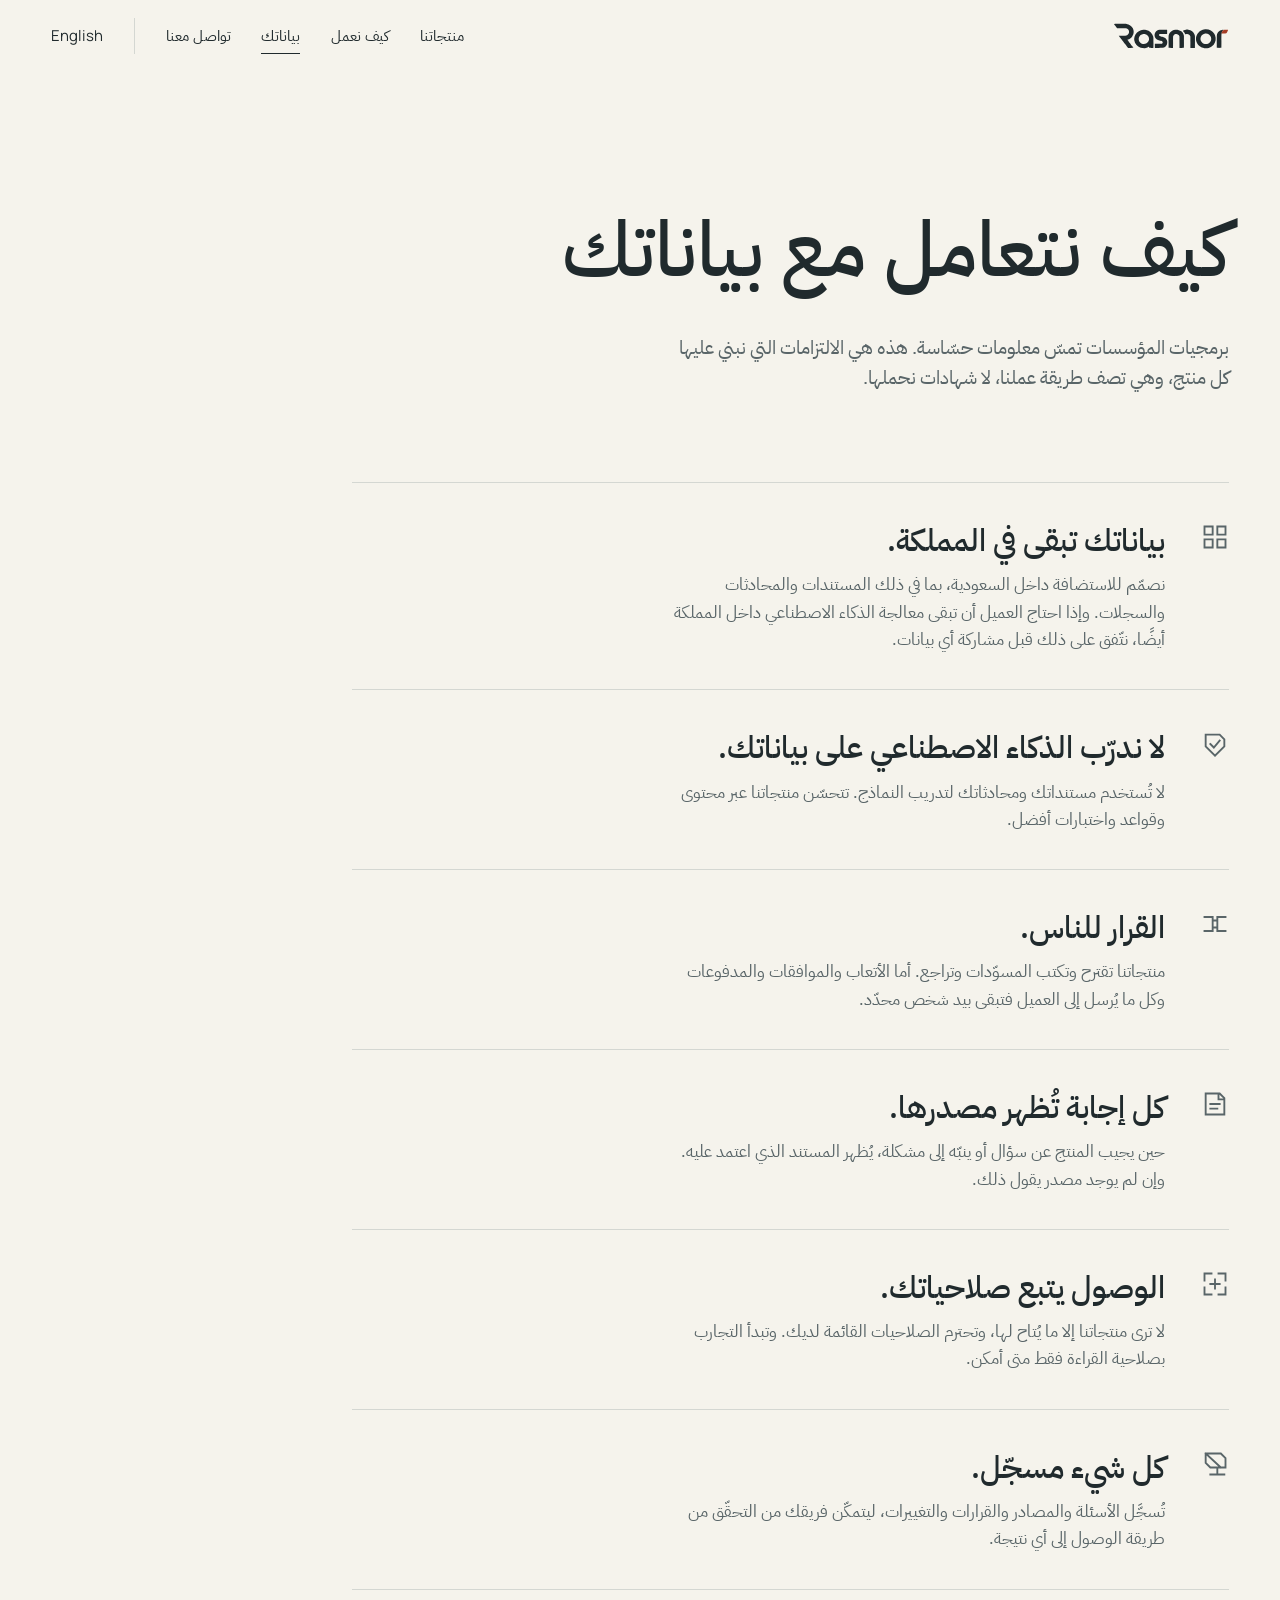
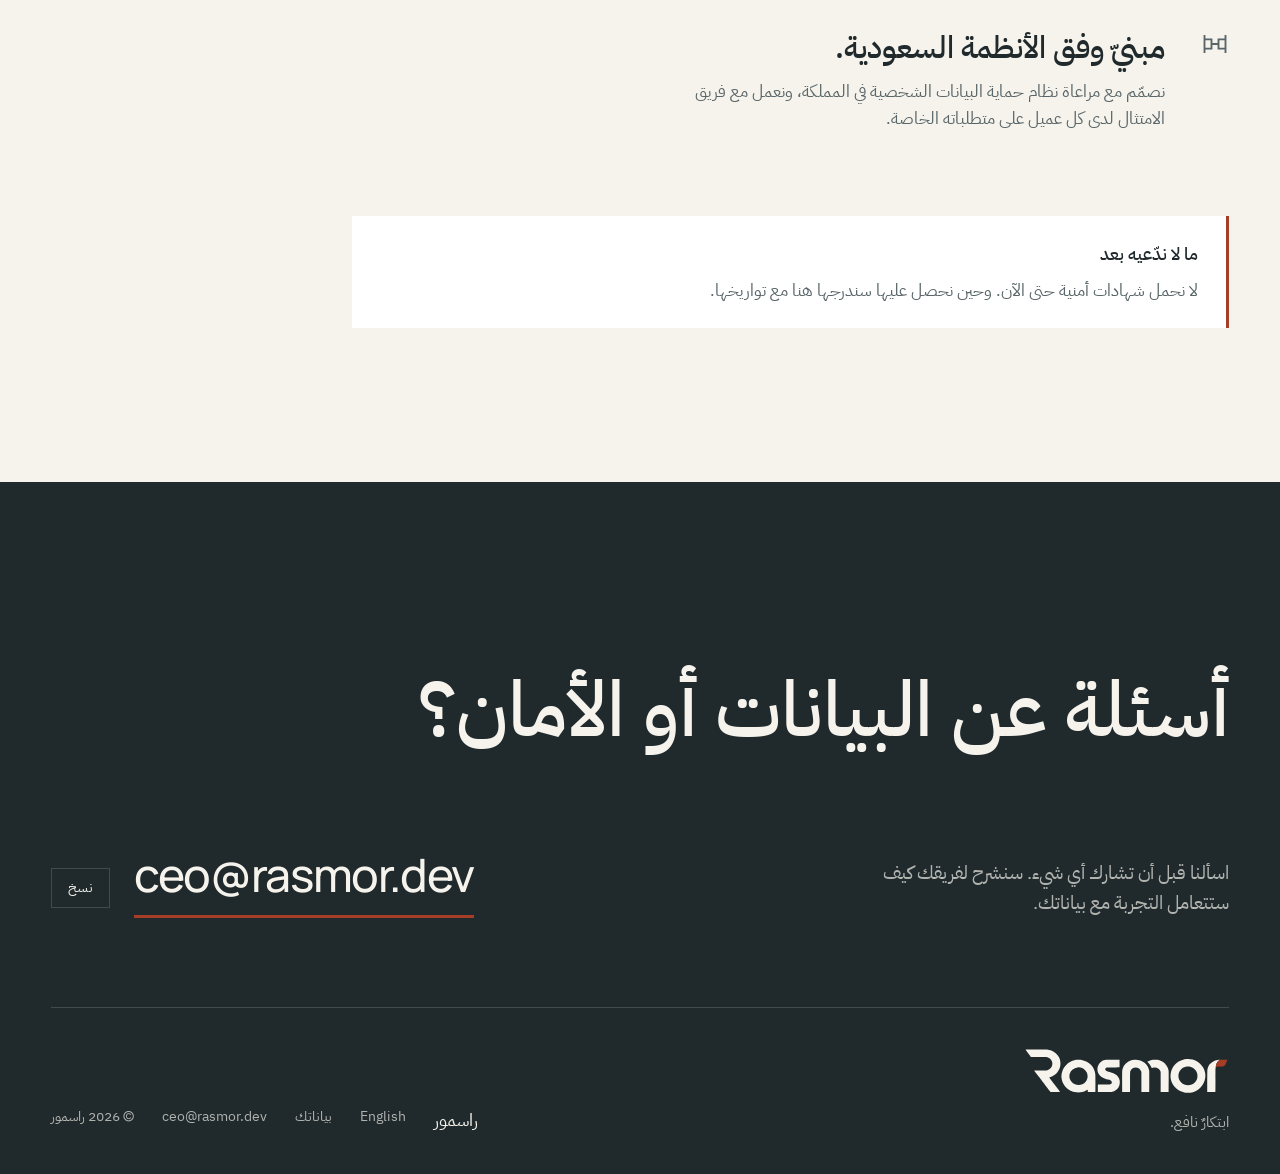
<file: ar/data/index.html>
<!doctype html>
<html lang="ar" dir="rtl">
<head>
  <meta charset="utf-8">
  <meta name="viewport" content="width=device-width, initial-scale=1">
  <title>كيف نتعامل مع بياناتك | راسمور</title>
  <meta name="description" content="الالتزامات التي تبني عليها راسمور كل منتج: استضافة البيانات داخل السعودية، وعدم استخدامها في التدريب، والقرار للناس، ومصدر لكل إجابة.">
  <link rel="canonical" href="https://rasmor.dev/ar/data/">
  <link rel="alternate" hreflang="en" href="https://rasmor.dev/data/">
  <link rel="alternate" hreflang="ar" href="https://rasmor.dev/ar/data/">
  <link rel="alternate" hreflang="x-default" href="https://rasmor.dev/data/">
  <meta name="theme-color" content="#F5F3EC">
  <link rel="icon" href="/favicon.svg" type="image/svg+xml">
  <link rel="icon" href="/favicon-32.png" sizes="32x32" type="image/png">
  <link rel="apple-touch-icon" href="/apple-touch-icon.png">
  <meta property="og:type" content="website">
  <meta property="og:site_name" content="Rasmor">
  <meta property="og:title" content="كيف نتعامل مع بياناتك | راسمور">
  <meta property="og:description" content="الالتزامات التي تبني عليها راسمور كل منتج: استضافة البيانات داخل السعودية، وعدم استخدامها في التدريب، والقرار للناس، ومصدر لكل إجابة.">
  <meta property="og:url" content="https://rasmor.dev/ar/data/">
  <meta property="og:image" content="https://rasmor.dev/og.png">
  <meta property="og:image:width" content="1200">
  <meta property="og:image:height" content="630">
  <meta property="og:locale" content="ar_SA">
  <meta property="og:locale:alternate" content="en_GB">
  <meta name="twitter:card" content="summary_large_image">
  <link rel="preload" href="/assets/fonts/plex-arabic-medium.woff" as="font" type="font/woff" crossorigin>
  <link rel="stylesheet" href="/assets/css/site.css">
  <script>
    if (!matchMedia('(prefers-reduced-motion: reduce)').matches) document.documentElement.classList.add('js-story');
  </script>
  <script src="/assets/js/site.js" defer></script>
</head>
<body>
  <svg width="0" height="0" style="position:absolute" aria-hidden="true"><symbol id="wm" viewBox="0 0 850 192"><g transform="scale(.25)"><path fill="currentColor" fill-rule="evenodd" d="M 40 25.953 L 27.500 26.500 27.555 29 C 27.612 31.559, 31.097 36.459, 65.546 82.422 C 75.471 95.665, 89.781 115.331, 97.347 126.124 C 104.913 136.917, 112.241 146.817, 113.632 148.124 L 116.162 150.500 239.570 150.620 C 307.445 150.686, 366.603 151.056, 371.033 151.442 C 393.749 153.424, 421.005 166.694, 438.053 184.072 C 467.560 214.150, 477.721 254.992, 465.461 294.230 C 454.543 329.171, 423.606 359.192, 388 369.398 C 370.747 374.344, 369.675 374.389, 268.232 374.501 C 159.337 374.622, 166.830 373.975, 172.981 382.724 C 178.904 391.148, 197.072 415.132, 206.901 427.500 C 212.145 434.100, 221.431 446.025, 227.535 454 C 237.074 466.462, 252.738 486.712, 278.202 519.500 C 281.620 523.900, 289.577 534.250, 295.886 542.500 C 302.194 550.750, 313.898 566.050, 321.894 576.500 C 329.890 586.950, 346.716 609.161, 359.285 625.857 C 371.854 642.553, 386.068 661.228, 390.873 667.357 C 395.678 673.486, 407.507 689.093, 417.160 702.040 C 426.814 714.987, 436.165 726.802, 437.940 728.296 L 441.168 731.012 519.320 730.756 C 591.950 730.518, 597.496 730.380, 597.800 728.801 C 598.089 727.298, 569.228 687.712, 553.171 667.588 C 550.123 663.767, 536.160 645.535, 522.142 627.071 C 508.124 608.607, 492.356 587.875, 487.102 581 C 481.849 574.125, 470.339 558.994, 461.525 547.376 C 452.711 535.758, 439.742 518.684, 432.706 509.435 C 424.199 498.254, 420.010 491.927, 420.206 490.559 C 420.506 488.461, 424.269 486.891, 439.500 482.507 C 483.176 469.936, 528.589 438.020, 557.422 399.632 C 580.799 368.509, 592.533 341.958, 601.454 300 C 611.161 254.348, 603.058 196.677, 580.986 154.319 C 543.410 82.209, 476.944 37.310, 392.500 26.994 C 377.167 25.121, 369.747 25.047, 214.500 25.222 C 125.400 25.323, 46.875 25.652, 40 25.953 M 2700 181.661 C 2651.967 186.346, 2606.307 201.513, 2568.212 225.437 C 2521.182 254.973, 2479.304 302.297, 2457.814 350.193 C 2446.964 374.376, 2438.135 404.445, 2434.839 428.435 C 2432.421 446.032, 2431.798 485.953, 2433.769 497 C 2434.407 500.575, 2435.402 506.650, 2435.980 510.500 C 2440.023 537.448, 2454.409 576.270, 2470.351 603.254 C 2485.422 628.766, 2512.819 660.651, 2534.527 677.944 C 2577.859 712.462, 2624.798 733.003, 2679 741.166 C 2701.794 744.598, 2746.100 744.590, 2766 741.149 C 2819.988 731.814, 2858.520 715.617, 2900 684.824 C 2978.546 626.514, 3021.778 525.866, 3009.671 429.500 C 3005.101 393.125, 2991.745 352.839, 2974.500 323.416 C 2922.947 235.455, 2825.555 180.328, 2723.181 181.160 C 2712.356 181.248, 2701.925 181.474, 2700 181.661 M 2155 193.981 C 2151.975 194.420, 2145.687 195.279, 2141.026 195.889 C 2116.560 199.096, 2090.201 207.265, 2064.203 219.698 C 2045.683 228.554, 2045.527 228.984, 2057.250 238.828 C 2082.507 260.035, 2101.883 287.532, 2114.501 320.075 C 2116.511 325.259, 2119.015 330.382, 2120.065 331.460 C 2122.214 333.665, 2121.900 333.723, 2138.500 328.019 C 2194.945 308.623, 2255.341 340.072, 2267.750 395.322 C 2269.203 401.794, 2269.334 418.544, 2269.076 565.574 C 2268.811 717.043, 2268.910 728.767, 2270.467 730.324 C 2272.741 732.598, 2399.979 732.936, 2401.857 730.672 C 2403.375 728.843, 2403.649 399.793, 2402.142 388.912 C 2399.332 368.633, 2396.547 356.705, 2390.068 337.204 C 2365.133 262.152, 2292.312 205.706, 2207 195.305 C 2192.657 193.556, 2163.114 192.804, 2155 193.981 M 1829 195.503 C 1761.335 202.317, 1700.144 236.417, 1665.159 286.807 C 1654.391 302.316, 1640.387 334.053, 1635.377 354.305 C 1629.127 379.562, 1628.996 384.121, 1629.332 564.348 C 1629.579 696.944, 1629.884 728.155, 1630.941 729.429 C 1632.815 731.687, 1755.478 731.833, 1758.559 729.581 C 1760.463 728.189, 1760.511 725.019, 1761.053 564.331 C 1761.652 386.757, 1761.377 395.271, 1766.975 381 C 1775.622 358.952, 1790.182 342.880, 1810.950 332.457 C 1864.155 305.755, 1928.462 333.655, 1945.889 391 L 1948.472 399.500 1948.986 564.287 C 1949.438 709.300, 1949.680 729.187, 1951 730.021 C 1951.903 730.592, 1977.247 730.975, 2014.679 730.985 C 2070.371 730.998, 2077.024 730.833, 2078.458 729.399 C 2079.916 727.941, 2080.028 712.327, 2079.714 554.149 L 2079.369 380.500 2076.793 367.972 C 2066.221 316.561, 2039.573 272.878, 2001.511 244.567 C 1951.872 207.644, 1888.218 189.540, 1829 195.503 M 883.500 196.092 C 865.508 197.553, 837.139 203.393, 818.500 209.473 C 731.272 237.926, 663.867 304.688, 634.858 391.361 C 623.754 424.538, 618.015 470.973, 621.987 495.500 C 622.521 498.800, 623.624 506.225, 624.437 512 C 630.791 557.123, 650.830 600.577, 682.542 638 C 730.008 694.015, 793.411 727.913, 867.199 736.725 C 897.838 740.384, 937.789 738.608, 963.483 732.445 C 991.703 725.676, 1026.075 711.694, 1046.222 698.789 C 1050.470 696.069, 1054.745 693.995, 1055.722 694.181 C 1057.756 694.568, 1058.661 701.457, 1058.876 718.179 C 1058.970 725.520, 1059.379 728.237, 1060.571 729.429 C 1062.828 731.685, 1180.481 731.831, 1183.559 729.581 C 1185.461 728.190, 1185.505 725.476, 1185.772 592.831 C 1186.099 429.970, 1186.408 435.574, 1174.531 389.500 C 1150.491 296.245, 1072.557 224.331, 972 202.614 C 938.510 195.382, 914.258 193.594, 883.500 196.092 M 1363.500 196.702 C 1333.962 200.660, 1306.032 210.364, 1285.500 223.800 C 1275.812 230.140, 1254.832 251.417, 1247.339 262.500 C 1197.299 336.521, 1215.364 434.345, 1288 482.680 C 1306.180 494.777, 1331.481 506.008, 1357.500 513.530 C 1362.450 514.960, 1371.900 517.732, 1378.500 519.689 C 1385.100 521.646, 1391.850 523.593, 1393.500 524.017 C 1427.272 532.689, 1436.816 536.331, 1444.967 543.661 C 1462.969 559.846, 1462.266 587.171, 1443.527 599.613 C 1432.146 607.170, 1435.417 606.964, 1326.750 606.983 C 1231.345 607, 1229.972 607.028, 1228 609 C 1226.046 610.954, 1226 612.333, 1226 668.777 C 1226 719.489, 1226.191 726.827, 1227.559 728.781 L 1229.118 731.007 1335.809 730.520 C 1421.075 730.131, 1444.324 729.749, 1451.584 728.616 C 1514.601 718.779, 1564.141 678.160, 1582.834 621 C 1599.553 569.878, 1591.782 517.518, 1561.479 477.111 C 1535.364 442.288, 1501.892 422.027, 1445 406.604 C 1439.775 405.187, 1428.750 402.200, 1420.500 399.966 C 1371.573 386.716, 1358.733 380.396, 1352.329 366.408 C 1344.360 349, 1352.532 331.223, 1371.855 323.936 C 1377.490 321.811, 1377.678 321.808, 1480.628 321.954 C 1574.539 322.088, 1583.901 321.957, 1585.378 320.479 C 1586.838 319.019, 1587 312.835, 1587 258.464 C 1587 199.778, 1586.945 198.041, 1585.066 197.035 C 1583.217 196.046, 1370.778 195.726, 1363.500 196.702 M 3217 199.503 C 3199.798 202.230, 3181.156 206.997, 3168 212.033 C 3164.975 213.191, 3160.925 214.732, 3159 215.458 C 3119.532 230.337, 3080.316 265.692, 3062.452 302.500 C 3053.195 321.574, 3045.776 346.677, 3043.982 365 C 3042.646 378.640, 3042.697 726.565, 3044.035 729.066 C 3045.686 732.150, 3173.913 732.087, 3177 729 C 3178.986 727.014, 3179 725.667, 3179 533.549 C 3179 332.924, 3178.979 333.982, 3183.115 325.806 C 3184.648 322.774, 3184.873 320.800, 3184.368 314.806 C 3183.880 309.018, 3184.193 305.928, 3185.876 299.936 C 3187.044 295.776, 3188.010 290.376, 3188.022 287.936 C 3188.034 285.496, 3188.934 281.538, 3190.022 279.141 C 3191.110 276.743, 3192.015 273.818, 3192.034 272.641 C 3192.053 271.463, 3192.937 268.700, 3194 266.500 C 3195.063 264.300, 3195.947 262.021, 3195.966 261.436 C 3196.032 259.355, 3206.161 240.393, 3210.621 234 C 3217.781 223.738, 3229.391 211.560, 3236.228 207.142 C 3244.488 201.803, 3248 199.053, 3248 197.924 C 3248 196.309, 3232.006 197.124, 3217 199.503 M 2702 308.511 C 2620.724 320.859, 2564.178 385.154, 2564.029 465.385 C 2563.953 506.600, 2579.572 542.940, 2610.497 573.500 C 2674.627 636.873, 2784.194 631.801, 2843.570 562.712 C 2857.609 546.377, 2867.185 530.116, 2872.844 513 C 2882.779 482.957, 2882.713 443.832, 2872.680 414.490 C 2848.632 344.167, 2773.671 297.621, 2702 308.511 M 887.764 322.580 C 828.546 329.389, 778.692 369.198, 760.127 424.500 C 742.886 475.860, 756.354 531.222, 795.612 570.365 C 859.397 633.964, 967.914 628.849, 1023.599 559.619 C 1046.490 531.161, 1055.530 505.734, 1055.464 470 C 1055.384 427.542, 1041.952 395.492, 1011.653 365.464 C 977.226 331.345, 935.914 317.045, 887.764 322.580"/><path fill="#A63D26" fill-rule="evenodd" d="M 3261.500 195.897 C 3246.787 197.376, 3224.220 214.008, 3212.341 232.126 C 3210.403 235.082, 3208.235 238.175, 3207.524 239 C 3206.813 239.825, 3204.244 244.325, 3201.816 249 C 3197.817 256.698, 3196.362 260.169, 3193.220 269.500 C 3192.664 271.150, 3191.439 274.750, 3190.497 277.500 C 3189.555 280.250, 3188.420 285.875, 3187.976 290 C 3187.532 294.125, 3186.456 299.469, 3185.584 301.876 C 3183.486 307.670, 3183.500 315.340, 3185.612 317.093 C 3186.987 318.234, 3188.125 317.976, 3193.362 315.338 C 3205.776 309.084, 3205.313 309.134, 3255 308.749 C 3299.400 308.405, 3300.613 308.343, 3305.195 306.198 C 3307.777 304.989, 3310.213 304, 3310.607 304 C 3312.862 304, 3327.281 294.296, 3331.716 289.795 C 3336.287 285.155, 3344 274.021, 3344 272.061 C 3344 271.195, 3355.582 245.113, 3362.060 231.390 C 3363.127 229.130, 3364 226.983, 3364 226.620 C 3364 225.929, 3370.635 211.524, 3374.273 204.318 C 3375.975 200.946, 3376.172 199.674, 3375.293 197.744 L 3374.203 195.350 3320.851 195.322 C 3291.508 195.306, 3264.800 195.565, 3261.500 195.897"/></g></symbol></svg>
  <a class="skip" href="#main">انتقل إلى المحتوى</a>

  <header class="site-header">
    <div class="wrap">
      <a class="brand" href="/ar/" aria-label="راسمور، الصفحة الرئيسية">
        <svg class="wordmark" viewBox="0 0 850 192" aria-hidden="true"><use href="#wm"/></svg>
      </a>
      <nav class="nav" aria-label="القائمة الرئيسية">
        <a class="hide-sm" href="/ar/#products">منتجاتنا</a>
        <a class="hide-sm" href="/ar/#approach">كيف نعمل</a>
        <a class="hide-sm" href="/ar/data/" aria-current="page">بياناتك</a>
        <a href="#contact">تواصل معنا</a>
        <a class="lang" href="/data/" hreflang="en" lang="en">English</a>
      </nav>
    </div>
  </header>

  <main id="main">
    <section class="page-hero" aria-labelledby="page-title">
      <div class="wrap grid">
        <h1 id="page-title">كيف نتعامل مع بياناتك</h1>
        <p class="lead">برمجيات المؤسسات تمسّ معلومات حسّاسة. هذه هي الالتزامات التي نبني عليها كل منتج، وهي تصف طريقة عملنا، لا شهادات نحملها.</p>
      </div>
    </section>

    <section class="commitments" aria-label="كيف نتعامل مع بياناتك">
      <div class="wrap grid">
        <div class="principles">
          <article class="principle" data-reveal>
            <svg class="icon" viewBox="0 0 24 24" aria-hidden="true"><path d="M3 3H10V10H3ZM14 14H21V21H14ZM14 3H21V10H14ZM3 14H10V21H3Z"/></svg>
            <h3>بياناتك تبقى في المملكة.</h3>
            <p>نصمّم للاستضافة داخل السعودية، بما في ذلك المستندات والمحادثات والسجلات. وإذا احتاج العميل أن تبقى معالجة الذكاء الاصطناعي داخل المملكة أيضًا، نتّفق على ذلك قبل مشاركة أي بيانات.</p>
          </article>
          <article class="principle" data-reveal>
            <svg class="icon" viewBox="0 0 24 24" aria-hidden="true"><path d="M4 4H16L20 8V14L12 22L4 14ZM8 12L11 15L16 9"/></svg>
            <h3>لا ندرّب الذكاء الاصطناعي على بياناتك.</h3>
            <p>لا تُستخدم مستنداتك ومحادثاتك لتدريب النماذج. تتحسّن منتجاتنا عبر محتوى وقواعد واختبارات أفضل.</p>
          </article>
          <article class="principle" data-reveal>
            <svg class="icon" viewBox="0 0 24 24" aria-hidden="true"><path d="M3 6H10V18H3M21 6H14V18H21M10 9H14M10 15H14"/></svg>
            <h3>القرار للناس.</h3>
            <p>منتجاتنا تقترح وتكتب المسوّدات وتراجع. أما الأتعاب والموافقات والمدفوعات وكل ما يُرسل إلى العميل فتبقى بيد شخص محدّد.</p>
          </article>
          <article class="principle" data-reveal>
            <svg class="icon" viewBox="0 0 24 24" aria-hidden="true"><path d="M4 3H16L20 7V21H4ZM15 3V8H20M8 12H16M8 16H14"/></svg>
            <h3>كل إجابة تُظهر مصدرها.</h3>
            <p>حين يجيب المنتج عن سؤال أو ينبّه إلى مشكلة، يُظهر المستند الذي اعتمد عليه. وإن لم يوجد مصدر يقول ذلك.</p>
          </article>
          <article class="principle" data-reveal>
            <svg class="icon" viewBox="0 0 24 24" aria-hidden="true"><path d="M3 9V3H9M15 3H21V9M21 15V21H15M9 21H3V15M8 12H16M12 8V16"/></svg>
            <h3>الوصول يتبع صلاحياتك.</h3>
            <p>لا ترى منتجاتنا إلا ما يُتاح لها، وتحترم الصلاحيات القائمة لديك. وتبدأ التجارب بصلاحية القراءة فقط متى أمكن.</p>
          </article>
          <article class="principle" data-reveal>
            <svg class="icon" viewBox="0 0 24 24" aria-hidden="true"><path d="M4 3H17L21 7V15H8L4 11ZM4 3L17 15M8 21H20M14 15V21"/></svg>
            <h3>كل شيء مسجّل.</h3>
            <p>تُسجَّل الأسئلة والمصادر والقرارات والتغييرات، ليتمكّن فريقك من التحقّق من طريقة الوصول إلى أي نتيجة.</p>
          </article>
          <article class="principle" data-reveal>
            <svg class="icon" viewBox="0 0 24 24" aria-hidden="true"><path d="M3 8H9V16H3M21 8H15V16H21M9 12H15M3 5V19M21 5V19"/></svg>
            <h3>مبنيّ وفق الأنظمة السعودية.</h3>
            <p>نصمّم مع مراعاة نظام حماية البيانات الشخصية في المملكة، ونعمل مع فريق الامتثال لدى كل عميل على متطلباته الخاصة.</p>
          </article>
        </div>
        <aside class="note" data-reveal>
          <h2>ما لا ندّعيه بعد</h2>
          <p>لا نحمل شهادات أمنية حتى الآن. وحين نحصل عليها سندرجها هنا مع تواريخها.</p>
        </aside>
      </div>
    </section>

    <section class="section section--ink contact" id="contact" aria-labelledby="contact-title">
      <div class="wrap grid">
        <h2 class="h-xl" id="contact-title" data-reveal>أسئلة عن البيانات أو الأمان؟</h2>
        <div class="contact-body" data-reveal>
          <p class="lead">اسألنا قبل أن تشارك أي شيء. سنشرح لفريقك كيف ستتعامل التجربة مع بياناتك.</p>
          <div class="email-row">
            <a class="email" href="mailto:ceo@rasmor.dev">ceo@rasmor.dev</a>
            <button class="copy" type="button" data-copy="ceo@rasmor.dev" data-copied="تم النسخ">نسخ</button>
          </div>
        </div>
      </div>
    </section>
  </main>

  <footer class="site-footer">
    <div class="wrap">
      <div class="inner">
        <div>
          <svg class="wordmark" viewBox="0 0 850 192" role="img" aria-label="Rasmor"><use href="#wm"/></svg>
          <p class="tagline">ابتكارٌ نافع.</p>
        </div>
        <div class="meta">
          <span class="ar-name">راسمور</span>
          <a href="/data/" hreflang="en" lang="en">English</a>
          <a href="/ar/data/">بياناتك</a>
          <a href="mailto:ceo@rasmor.dev" dir="ltr">ceo@rasmor.dev</a>
          <span>© 2026 راسمور</span>
        </div>
      </div>
    </div>
  </footer>
</body>
</html>
</file>
<file: assets/css/site.css>
/* Rasmor / rasmor.dev
   Tokens come from brand-tokens.json (kit v0.3). Oxide marks the intervention; use it sparingly. */

@font-face {
  font-family: "Manrope";
  src: url("../fonts/manrope.woff") format("woff");
  font-weight: 200 800;
  font-display: swap;
}
@font-face {
  font-family: "Plex Arabic";
  src: url("../fonts/plex-arabic-regular.woff") format("woff");
  font-weight: 400;
  font-display: swap;
}
@font-face {
  font-family: "Plex Arabic";
  src: url("../fonts/plex-arabic-medium.woff") format("woff");
  font-weight: 500 700;
  font-display: swap;
}

:root {
  --ink: #202A2D;
  --paper: #F5F3EC;
  --white: #FFFFFF;
  --oxide: #A63D26;
  --slate: #596568;
  --mist: #D4D7D2;

  --bg: var(--paper);
  --fg: var(--ink);
  --muted: var(--slate);
  --rule: var(--mist);

  --font: "Manrope", ui-sans-serif, system-ui, -apple-system, "Segoe UI", sans-serif;
  --gutter: clamp(16px, 4vw, 64px);
  --max: 1440px;
  --header: 72px;
  --ease: cubic-bezier(.2, .7, .1, 1);

  color-scheme: light;
}

:root[lang="ar"] {
  --font: "Plex Arabic", "Manrope", ui-sans-serif, system-ui, sans-serif;
}

*, *::before, *::after { box-sizing: border-box; }

[lang="ar"] { font-family: "Plex Arabic", "Manrope", sans-serif; }

html {
  -webkit-text-size-adjust: 100%;
  text-size-adjust: 100%;
  scroll-padding-top: var(--header);
}

body {
  margin: 0;
  background: var(--bg);
  color: var(--fg);
  font-family: var(--font);
  font-size: 17px;
  line-height: 1.6;
  font-feature-settings: "ss01" off;
  -webkit-font-smoothing: antialiased;
  -moz-osx-font-smoothing: grayscale;
  overflow-x: clip;
}

h1, h2, h3, p, ol, ul, figure { margin: 0; }
ol, ul { padding: 0; list-style: none; }
a { color: inherit; }
img, svg { display: block; }

:focus-visible {
  outline: 2px solid var(--oxide);
  outline-offset: 3px;
}

.skip {
  position: absolute;
  inset-inline-start: var(--gutter);
  top: -100px;
  z-index: 100;
  background: var(--ink);
  color: var(--paper);
  padding: 10px 14px;
  text-decoration: none;
}
.skip:focus { top: 12px; }

.wrap {
  width: 100%;
  max-width: var(--max);
  margin-inline: auto;
  padding-inline: var(--gutter);
}

.grid {
  display: grid;
  grid-template-columns: repeat(12, minmax(0, 1fr));
  column-gap: clamp(16px, 2vw, 32px);
}

.sr-only {
  position: absolute; width: 1px; height: 1px; padding: 0; margin: -1px;
  overflow: hidden; clip: rect(0 0 0 0); white-space: nowrap; border: 0;
}

/* Wordmark: ink letters follow currentColor, the r accent stays oxide */
.wordmark { display: block; height: auto; color: currentColor; }
.wordmark .wm-oxide { fill: var(--oxide); }

/* Header */
.site-header {
  position: sticky;
  top: 0;
  z-index: 50;
  background: var(--paper);
  border-bottom: 1px solid transparent;
  transition: border-color .3s var(--ease);
}
.site-header.is-scrolled { border-bottom-color: var(--rule); }
.site-header .wrap {
  height: var(--header);
  display: flex;
  align-items: center;
  justify-content: space-between;
  gap: 24px;
}
.brand { display: block; width: 116px; padding-block: 12px; color: var(--ink); }
.brand:focus-visible { outline-offset: 8px; }

.nav { display: flex; align-items: center; gap: clamp(16px, 2.4vw, 36px); font-size: 15px; }
.nav a {
  text-decoration: none;
  padding-block: 6px;
  background: linear-gradient(currentColor, currentColor) no-repeat 0 100% / 0 1px;
  transition: background-size .35s var(--ease);
}
:root[dir="rtl"] .nav a { background-position: 100% 100%; }
.nav a:hover, .nav a[aria-current="page"] { background-size: 100% 1px; }
.nav .lang {
  font-family: "Plex Arabic", var(--font);
  padding-inline-start: clamp(16px, 2.4vw, 36px);
  border-inline-start: 1px solid var(--rule);
}
:root[lang="ar"] .nav .lang { font-family: "Manrope", sans-serif; }

@media (max-width: 640px) {
  .nav .hide-sm { display: none; }
  .nav a { padding-block: 12px; }
  .brand { width: 100px; }
}

/* Buttons */
.actions { display: flex; flex-wrap: wrap; align-items: center; gap: 12px 28px; }
.btn {
  display: inline-flex;
  align-items: center;
  gap: 12px;
  min-height: 52px;
  padding: 0 24px;
  background: var(--oxide);
  color: var(--white);
  font-size: 16px;
  font-weight: 500;
  text-decoration: none;
  transition: background-color .25s var(--ease);
}
.btn:hover { background: #8E3320; }
.btn svg, .link svg { transition: transform .35s var(--ease); }
.btn:hover svg, .link:hover svg { transform: translateX(4px); }
:root[dir="rtl"] .btn svg, :root[dir="rtl"] .link svg { transform: scaleX(-1); }
:root[dir="rtl"] .btn:hover svg, :root[dir="rtl"] .link:hover svg { transform: scaleX(-1) translateX(4px); }

.link {
  display: inline-flex;
  align-items: center;
  gap: 10px;
  min-height: 44px;
  font-size: 16px;
  font-weight: 500;
  text-decoration: underline;
  text-decoration-thickness: 1px;
  text-underline-offset: 6px;
  text-decoration-color: var(--rule);
  transition: text-decoration-color .25s var(--ease);
}
.link:hover { text-decoration-color: currentColor; }

/* Hero / the story.
   Without JS (or with reduced motion) this is a normal section showing the finished bridge.
   With JS, .story becomes a tall track and the stage pins while the segment turns. */
.story { position: relative; }
.story__stage {
  display: flex;
  align-items: center;
  padding-block: clamp(48px, 9vh, 120px);
}
.story__stage > .wrap { align-items: center; row-gap: 40px; }

.hero-copy { grid-column: 1 / span 6; }
.hero-title {
  font-size: clamp(64px, 11vw, 176px);
  font-weight: 500;
  line-height: .9;
  letter-spacing: -.055em;
  margin-inline-start: -.04em;
}
:root[lang="ar"] .hero-title {
  font-size: clamp(56px, 9vw, 140px);
  line-height: 1.15;
  letter-spacing: 0;
  margin-inline-start: 0;
}
.hero-lede {
  max-width: 30ch;
  margin-block: clamp(24px, 4vh, 40px);
  font-size: clamp(19px, 1.7vw, 24px);
  line-height: 1.45;
  letter-spacing: -.01em;
}
:root[lang="ar"] .hero-lede { letter-spacing: 0; line-height: 1.7; }

.hero-track { grid-column: 8 / span 5; }
.mark { width: 100%; height: auto; overflow: visible; }
.mark .pier { fill: var(--ink); stroke: var(--ink); stroke-width: 6; stroke-linejoin: round; }
.mark .bar rect { fill: var(--oxide); stroke: var(--paper); stroke-width: 7; paint-order: stroke; }
.mark .arc { fill: none; stroke: var(--slate); stroke-width: 1.5; stroke-dasharray: 3 6; opacity: 0; }
.mark .ground { stroke: var(--rule); stroke-width: 1; }

.steps {
  position: relative;
  margin-top: 28px;
  padding-top: 16px;
  font-size: 14px;
  color: var(--muted);
}
.steps::before, .steps__fill {
  content: "";
  position: absolute;
  inset-inline: 0;
  top: 0;
  height: 1px;
  background: var(--rule);
}
.steps__fill { background: var(--oxide); height: 2px; top: -.5px; transform: scaleX(1); transform-origin: left center; }
:root[dir="rtl"] .steps__fill { transform-origin: right center; }
.steps ol { display: flex; justify-content: space-between; gap: 12px; }
.steps li { transition: color .3s var(--ease); }
.steps li.is-active { color: var(--ink); }

.captions { display: grid; margin-top: 20px; min-height: 5.4em; }
.captions p {
  grid-area: 1 / 1;
  max-width: 36ch;
  font-size: 17px;
  color: var(--muted);
}

/* Static fallback: show the last caption only, all steps active */
.captions p:not(:last-child) { display: none; }
.steps li { color: var(--ink); }

.js-story .story { height: 280vh; }
.js-story .story__stage {
  position: sticky;
  top: var(--header);
  height: calc(100vh - var(--header));
  height: calc(100svh - var(--header));
  padding-block: 0;
}
.js-story .captions p { display: block; opacity: 0; transform: translateY(8px); transition: opacity .45s var(--ease), transform .45s var(--ease); }
.js-story .captions p.is-active { opacity: 1; transform: none; }
.js-story .steps li { color: var(--muted); }
.js-story .steps li.is-active { color: var(--ink); }

/* Short laptop screens: keep the pinned hero inside the viewport */
@media (min-width: 901px) and (max-height: 760px) {
  .hero-title { font-size: min(11vw, 19vh); }
  .hero-lede { margin-block: 20px 28px; }
}

/* Phones and tablets: the copy scrolls normally and only the figure pins.
   The whole hero never fits a phone screen once Safari's bars are showing. */
@media (max-width: 900px) {
  .hero-copy, .hero-track { grid-column: 1 / -1; }
  .hero-figure { max-width: 460px; }
  .story__stage { padding-block: 40px 72px; }
  .story__stage > .wrap { row-gap: 48px; }

  .js-story .story { height: auto; }
  .js-story .story__stage { position: static; height: auto; padding-block: 40px 24px; }
  .js-story .hero-track { height: 200vh; }
  .js-story .hero-figure {
    position: sticky;
    top: calc(var(--header) + 24px);
    width: min(100%, 460px, 52vh);
  }
  .js-story .steps { margin-top: 20px; }
  .js-story .captions { margin-top: 14px; min-height: 6.4em; }
  .js-story .captions p { font-size: 16px; }
}

/* Sections */
.section { padding-block: clamp(88px, 14vw, 200px); }
.section--ink {
  --bg: var(--ink);
  --fg: var(--paper);
  --muted: rgba(245, 243, 236, .68);
  --rule: rgba(245, 243, 236, .16);
  background: var(--bg);
  color: var(--fg);
}
.section--white { background: var(--white); }

.statement {
  grid-column: 1 / span 10;
  font-size: clamp(32px, 4.6vw, 72px);
  font-weight: 500;
  line-height: 1.08;
  letter-spacing: -.035em;
  text-wrap: balance;
}
:root[lang="ar"] .statement { letter-spacing: 0; line-height: 1.4; }
.statement em { font-style: normal; color: var(--muted); }

.h2 {
  font-size: clamp(28px, 3vw, 44px);
  font-weight: 500;
  line-height: 1.1;
  letter-spacing: -.03em;
}
:root[lang="ar"] .h2 { letter-spacing: 0; line-height: 1.35; }

.lead { font-size: clamp(18px, 1.5vw, 21px); line-height: 1.55; color: var(--muted); max-width: 40ch; }

/* What we're building: ruled rows, not cards */
.rows { grid-column: 1 / -1; margin-top: clamp(64px, 9vw, 128px); border-bottom: 1px solid var(--rule); }
.row {
  display: grid;
  grid-template-columns: 56px minmax(0, 5fr) minmax(0, 6fr);
  gap: 16px clamp(16px, 3vw, 48px);
  align-items: start;
  padding-block: clamp(28px, 3.5vw, 44px);
  border-top: 1px solid var(--rule);
}
.row h3 { font-size: clamp(21px, 2vw, 28px); font-weight: 500; line-height: 1.2; letter-spacing: -.02em; }
:root[lang="ar"] .row h3 { letter-spacing: 0; line-height: 1.5; }
.row p { color: var(--muted); max-width: 46ch; }
.icon { width: 32px; height: 32px; fill: none; stroke: currentColor; stroke-width: 1.6; stroke-linecap: square; stroke-linejoin: miter; }
.row .icon { margin-top: 2px; }
@media (max-width: 720px) {
  .row { grid-template-columns: 40px minmax(0, 1fr); }
  .row p { grid-column: 2; }
  .row .icon { width: 28px; height: 28px; }
}

/* Products: a ruled 2x2 index, not cards */
.products-head { grid-column: 1 / span 7; }
.products-head .lead { margin-top: 20px; }
.products {
  grid-column: 1 / -1;
  display: grid;
  grid-template-columns: repeat(2, minmax(0, 1fr));
  margin-top: clamp(48px, 6vw, 88px);
  border-top: 1px solid var(--rule);
}
.product {
  display: grid;
  grid-template-columns: 40px minmax(0, 1fr);
  align-content: start;
  gap: 0 20px;
  padding-block: clamp(32px, 3.5vw, 48px);
  border-bottom: 1px solid var(--rule);
}
.product:nth-child(odd) { padding-inline-end: clamp(20px, 4vw, 64px); border-inline-end: 1px solid var(--rule); }
.product:nth-child(even) { padding-inline-start: clamp(20px, 4vw, 64px); }
.product .icon { grid-row: span 3; width: 28px; height: 28px; margin-top: 2px; }
.product h3 { font-size: clamp(24px, 2.4vw, 32px); font-weight: 500; line-height: 1.15; letter-spacing: -.025em; margin-top: 10px; }
:root[lang="ar"] .product h3 { letter-spacing: 0; line-height: 1.45; }
.product p:last-child { margin-top: 12px; color: var(--muted); max-width: 46ch; }
.tag {
  display: inline-flex;
  align-items: center;
  gap: 8px;
  font-size: 13px;
  font-weight: 500;
  color: var(--slate);
}
.tag::before { content: ""; width: 7px; height: 7px; border-radius: 50%; background: var(--oxide); }
.products-foot { grid-column: 1 / -1; margin-top: 32px; }
@media (max-width: 720px) {
  .products-head { grid-column: 1 / -1; }
  .products { grid-template-columns: 1fr; }
  .product:nth-child(odd), .product:nth-child(even) { padding-inline: 0; border-inline-end: 0; }
}

/* Data page */
.page-hero { padding-block: clamp(64px, 10vw, 140px) clamp(48px, 7vw, 96px); }
.page-hero h1 {
  grid-column: 1 / span 10;
  font-size: clamp(44px, 7vw, 112px);
  font-weight: 500;
  line-height: .98;
  letter-spacing: -.05em;
  text-wrap: balance;
}
:root[lang="ar"] .page-hero h1 { letter-spacing: 0; line-height: 1.3; font-size: clamp(40px, 6vw, 92px); }
.page-hero .lead { grid-column: 1 / span 7; margin-top: 32px; max-width: 52ch; }
.commitments { padding-block: 0 clamp(88px, 12vw, 160px); }
.commitments .principles { grid-column: 1 / span 9; }
.commitments .principle:first-child { border-top: 1px solid var(--rule); padding-top: 36px; }
.note {
  grid-column: 1 / span 9;
  margin-top: 48px;
  padding: 24px 28px;
  border-inline-start: 3px solid var(--oxide);
  background: var(--white);
}
.note h2 { font-size: 18px; font-weight: 500; }
.note p { margin-top: 8px; color: var(--slate); max-width: 60ch; }
@media (max-width: 900px) {
  .page-hero h1, .page-hero .lead, .commitments .principles, .note { grid-column: 1 / -1; }
}

/* How we work */
.approach-head { grid-column: 1 / span 4; align-self: start; position: sticky; top: calc(var(--header) + 48px); }
.approach-head .lead { margin-top: 20px; }
.principles { grid-column: 6 / span 7; }
.principle {
  display: grid;
  grid-template-columns: 40px minmax(0, 1fr);
  gap: 8px 24px;
  padding-block: 36px;
  border-top: 1px solid var(--rule);
}
.principle:first-child { border-top: 0; padding-top: 0; }
.principle .icon { color: var(--slate); width: 28px; height: 28px; margin-top: 4px; }
.principle h3 { font-size: clamp(24px, 2.4vw, 34px); font-weight: 500; line-height: 1.15; letter-spacing: -.025em; }
:root[lang="ar"] .principle h3 { letter-spacing: 0; line-height: 1.45; }
.principle p { grid-column: 2; color: var(--muted); max-width: 50ch; }
@media (max-width: 900px) {
  .approach-head { grid-column: 1 / -1; position: static; margin-bottom: 56px; }
  .principles { grid-column: 1 / -1; }
}

/* Company */
.company-copy { grid-column: 1 / span 5; }
.company-copy .lead { margin-top: 24px; }
.route-wrap { grid-column: 7 / span 6; }
.route-wrap h3 { font-size: 15px; font-weight: 500; color: var(--slate); margin-bottom: 28px; }
.route {
  position: relative;
  display: grid;
  grid-template-columns: repeat(3, minmax(0, 1fr));
  gap: 16px;
  padding-top: 28px;
}
.route::before {
  content: "";
  position: absolute;
  top: 6px;
  inset-inline: 0;
  border-top: 1px dashed var(--slate);
  opacity: .55;
}
.route::after {
  content: "";
  position: absolute;
  top: 5px;
  inset-inline-start: 0;
  width: 33.33%;
  height: 3px;
  background: var(--oxide);
}
.route li { position: relative; }
.route li::before {
  content: "";
  position: absolute;
  top: -28px;
  inset-inline-start: 0;
  width: 13px;
  height: 13px;
  background: var(--paper);
  border: 1.5px solid var(--ink);
}
.route li:first-child::before { background: var(--ink); }
.section--white .route li::before { background: var(--white); }
.section--white .route li:first-child::before { background: var(--ink); }
.route strong { display: block; font-size: clamp(20px, 1.9vw, 26px); font-weight: 500; letter-spacing: -.02em; line-height: 1.2; }
:root[lang="ar"] .route strong { letter-spacing: 0; line-height: 1.5; }
.route span { display: block; margin-top: 6px; font-size: 14px; color: var(--slate); }
.route-note { margin-top: 32px; color: var(--slate); max-width: 46ch; }

.now {
  grid-column: 1 / -1;
  margin-top: clamp(80px, 10vw, 140px);
  padding-top: 40px;
  border-top: 1px solid var(--rule);
  display: grid;
  grid-template-columns: minmax(0, 4fr) minmax(0, 7fr);
  gap: 24px clamp(16px, 4vw, 64px);
}
.now p { font-size: clamp(19px, 1.7vw, 23px); line-height: 1.5; max-width: 44ch; }
.now .link { margin-top: 20px; }
@media (max-width: 900px) {
  .company-copy, .route-wrap { grid-column: 1 / -1; }
  .route-wrap { margin-top: 64px; }
  .now { grid-template-columns: 1fr; }
}
@media (max-width: 520px) {
  .route { grid-template-columns: 1fr; gap: 28px; padding-top: 0; padding-inline-start: 36px; }
  .route::before { top: 0; bottom: 0; inset-inline-start: 6px; inset-inline-end: auto; border-top: 0; border-inline-start: 1px dashed var(--slate); }
  .route::after { top: 0; inset-inline-start: 5px; width: 3px; height: 34%; }
  .route li::before { top: 6px; inset-inline-start: -36px; }
}

/* Contact: the closing beat */
.contact { padding-block: clamp(96px, 14vw, 200px) clamp(56px, 7vw, 96px); }
.contact .h-xl {
  grid-column: 1 / span 9;
  font-size: clamp(44px, 7.2vw, 116px);
  font-weight: 500;
  line-height: .98;
  letter-spacing: -.05em;
  text-wrap: balance;
}
:root[lang="ar"] .contact .h-xl { letter-spacing: 0; line-height: 1.3; font-size: clamp(40px, 6vw, 96px); }
.contact-mark { grid-column: 10 / span 3; align-self: end; }
.contact-mark .mark .pier { fill: var(--paper); stroke: var(--paper); }
.contact-mark .mark .bar rect { stroke: var(--ink); }
.contact-body {
  grid-column: 1 / -1;
  margin-top: clamp(48px, 6vw, 80px);
  display: grid;
  grid-template-columns: minmax(0, 5fr) minmax(0, 7fr);
  gap: 32px clamp(16px, 4vw, 64px);
  align-items: end;
}
.contact-body .lead { max-width: 36ch; }
.email-row { display: flex; flex-wrap: wrap; align-items: baseline; gap: 12px 24px; justify-content: flex-end; }
.email {
  font-size: clamp(26px, 3.6vw, 52px);
  font-weight: 500;
  letter-spacing: -.03em;
  text-decoration: none;
  background: linear-gradient(var(--oxide), var(--oxide)) no-repeat 0 100% / 100% 3px;
  padding-bottom: 6px;
  direction: ltr;
  font-family: "Manrope", sans-serif;
}
.email:hover { background-size: 100% 100%; color: var(--white); }
.email { transition: background-size .45s var(--ease), color .3s var(--ease); }
.copy {
  appearance: none;
  border: 1px solid var(--rule);
  background: transparent;
  color: var(--fg);
  font: inherit;
  font-size: 14px;
  min-height: 40px;
  padding: 0 16px;
  cursor: pointer;
  transition: border-color .25s var(--ease);
}
.copy:hover { border-color: currentColor; }
@media (max-width: 900px) {
  .contact .h-xl { grid-column: 1 / -1; }
  .contact-mark { grid-column: 1 / span 6; max-width: 220px; margin-top: 48px; }
  .contact-body { grid-template-columns: 1fr; }
  .email-row { justify-content: flex-start; }
}

/* Footer */
.site-footer { background: var(--ink); color: var(--paper); padding-block: 0 40px; }
.site-footer .inner {
  display: grid;
  grid-template-columns: minmax(0, 1fr) auto;
  gap: 32px;
  padding-top: 40px;
  border-top: 1px solid rgba(245, 243, 236, .16);
  align-items: end;
}
.site-footer .wordmark { width: clamp(140px, 16vw, 220px); color: var(--paper); }
.site-footer .tagline { margin-top: 16px; color: rgba(245, 243, 236, .68); font-size: 15px; }
.site-footer .meta { display: flex; flex-wrap: wrap; gap: 8px 28px; font-size: 14px; color: rgba(245, 243, 236, .68); justify-content: flex-end; }
.site-footer .meta a { text-decoration: none; }
.site-footer .meta a:hover { color: var(--paper); }
.site-footer .ar-name { font-family: "Plex Arabic", sans-serif; font-size: 18px; color: var(--paper); }
@media (max-width: 720px) {
  .site-footer .inner { grid-template-columns: 1fr; }
  .site-footer .meta { justify-content: flex-start; gap: 0 24px; }
  .site-footer .meta > * { padding-block: 12px; }
}

/* Reveal (only when JS is on and motion is allowed) */
.js-reveal [data-reveal] {
  opacity: 0;
  transform: translateY(18px);
  transition: opacity .8s var(--ease), transform .8s var(--ease);
}
.js-reveal [data-reveal].is-in { opacity: 1; transform: none; }

@media (prefers-reduced-motion: reduce) {
  *, *::before, *::after { transition-duration: .01ms !important; animation-duration: .01ms !important; }
}
</file>
